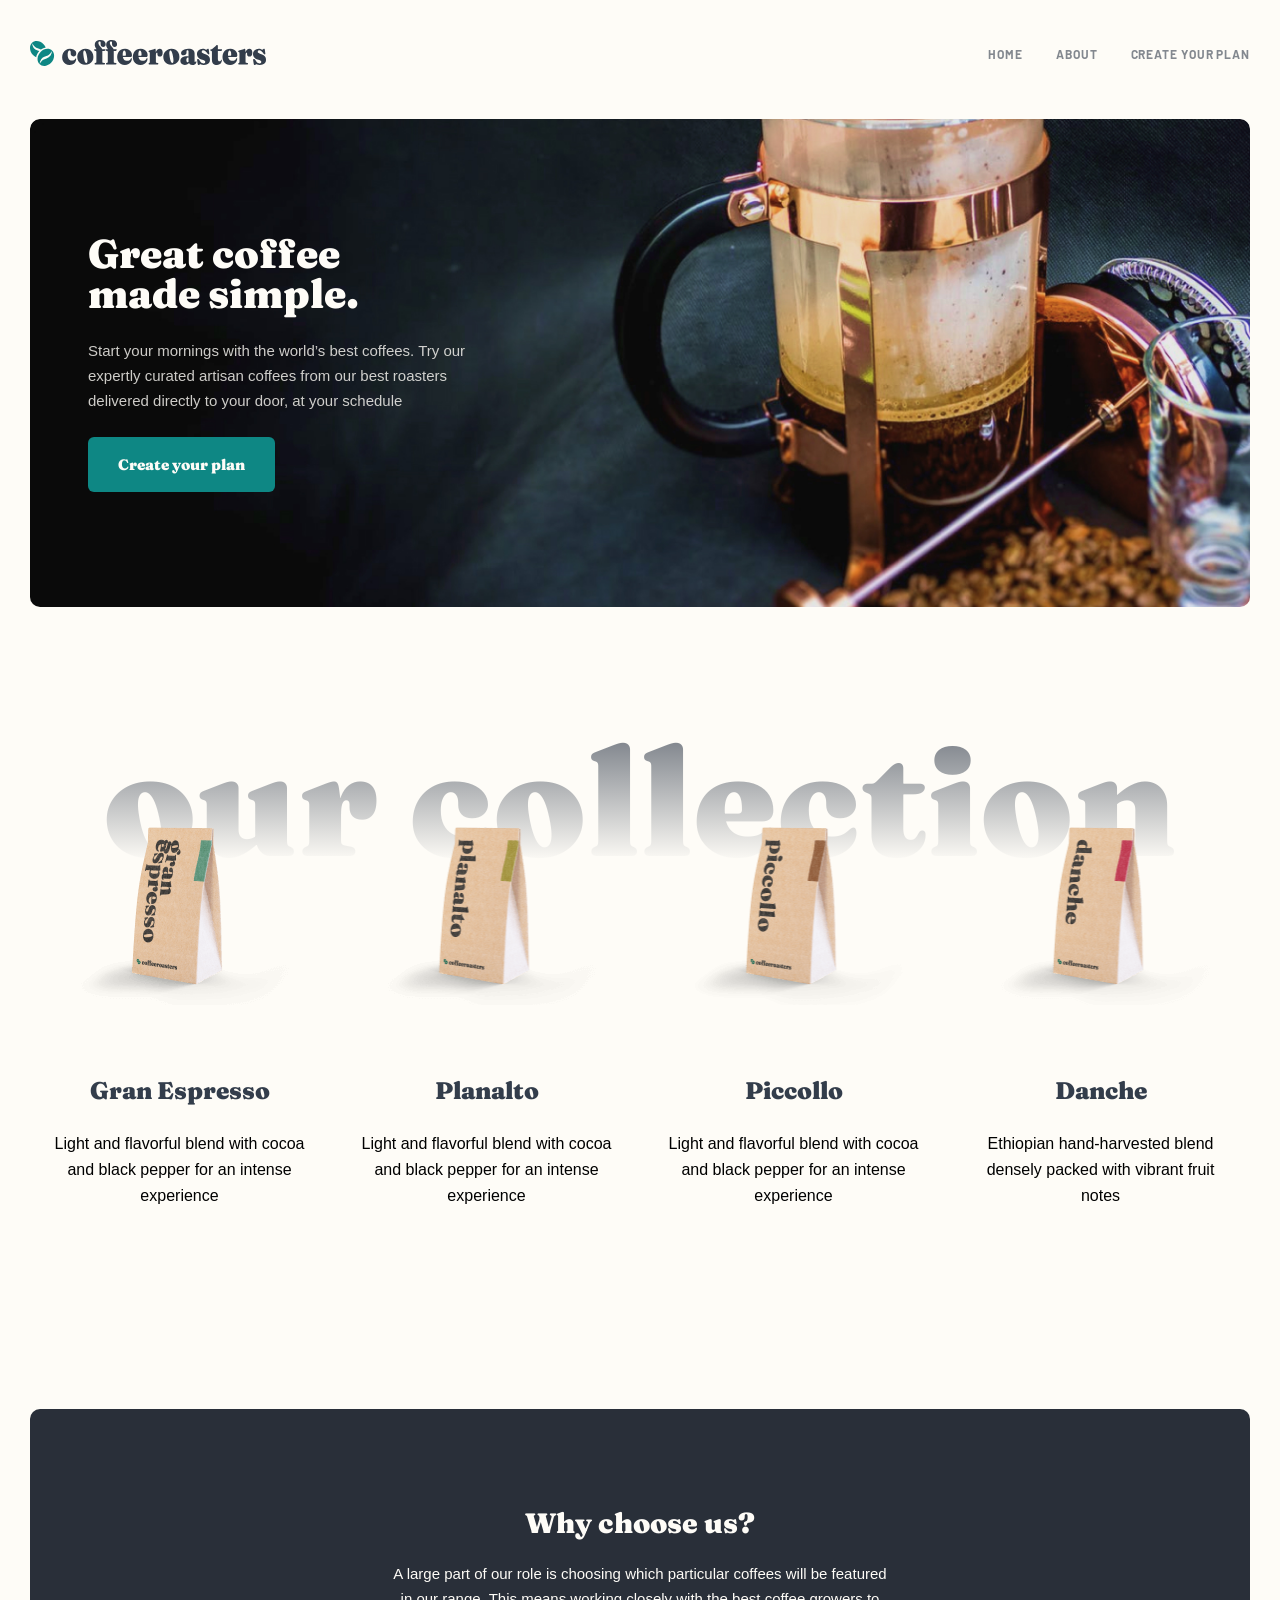
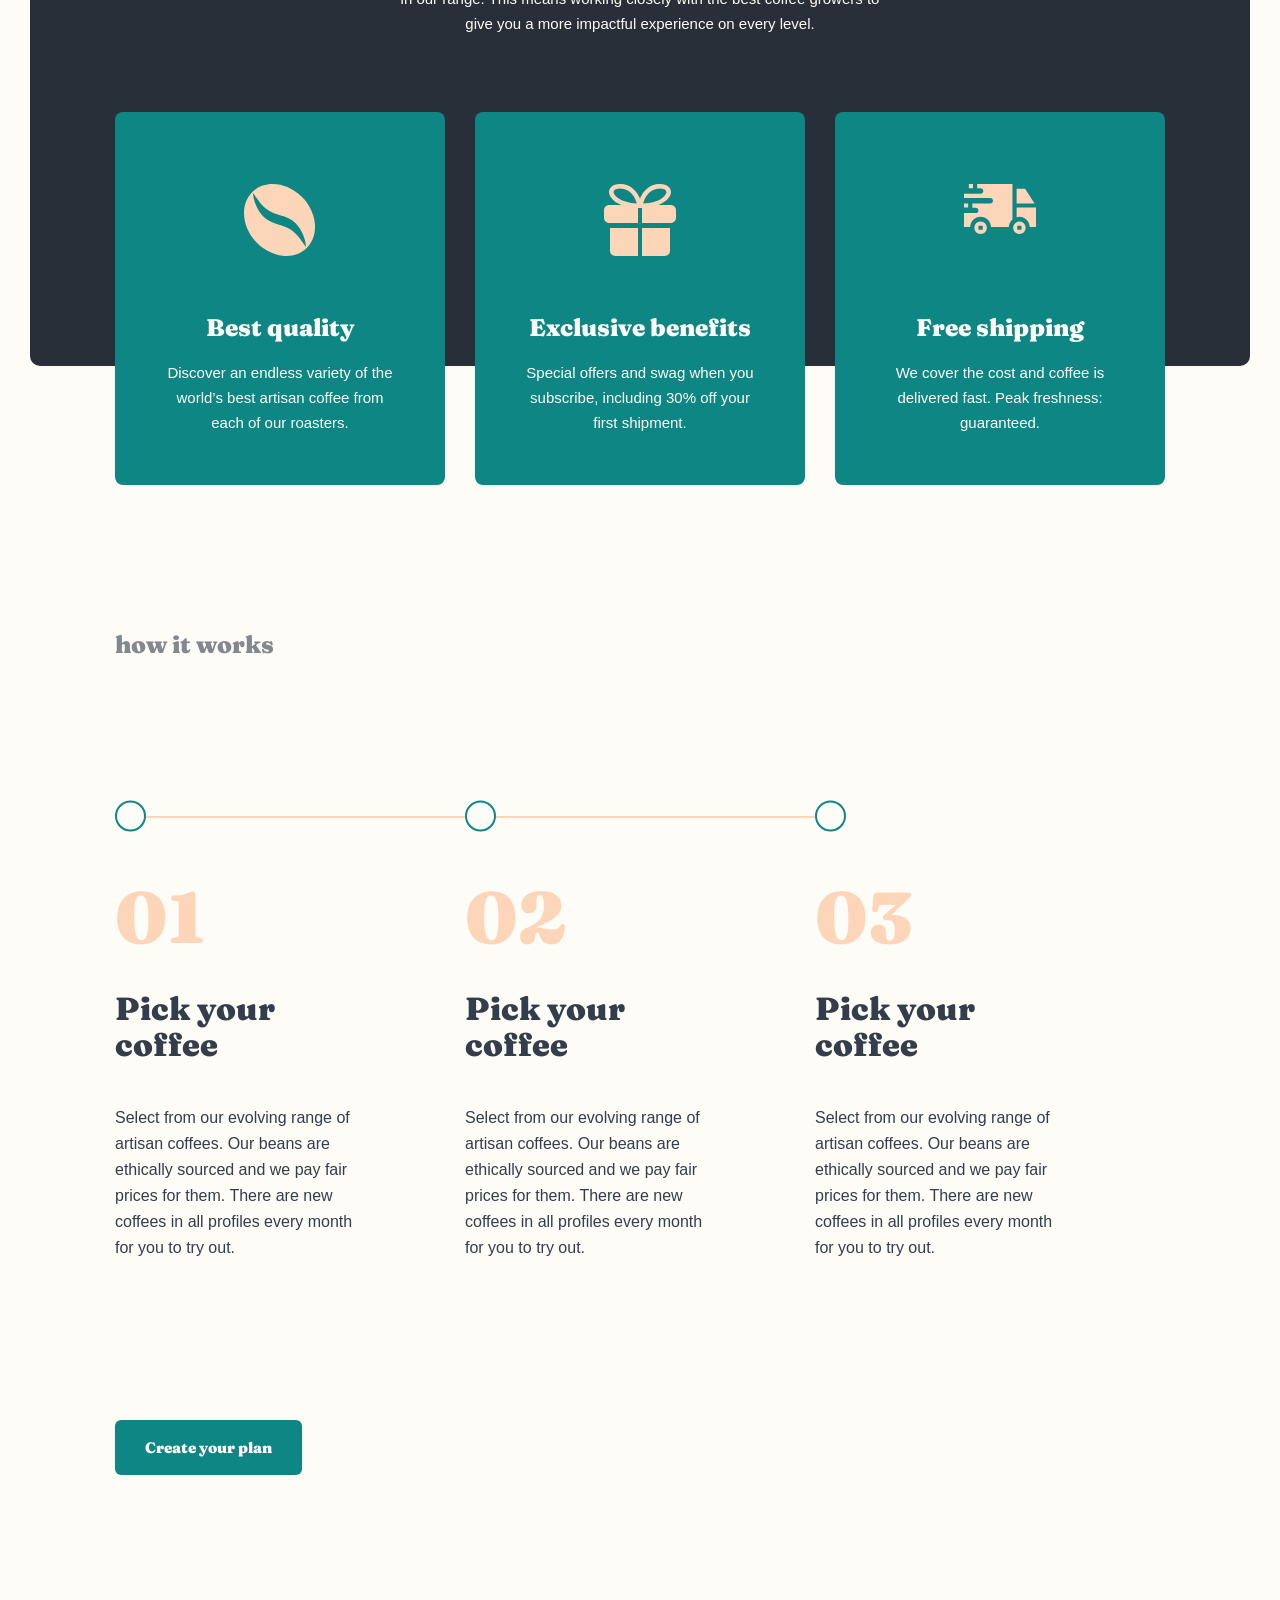
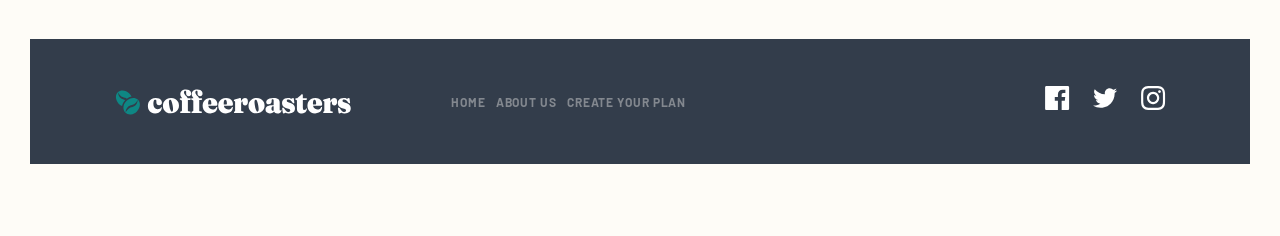
<file: index.html>
<!DOCTYPE html>
<html class="page" lang="en">
<head>
  <meta charset="UTF-8">
  <meta http-equiv="X-UA-Compatible" content="IE=edge">
  <meta name="viewport" content="width=device-width, initial-scale=1.0">
  <title>Landing | CoffeRoaster</title>
  <link rel="stylesheet" href="css/normalize.min.css">
  <link rel="stylesheet" href="css/styles.css">
</head>
<body class="page__body">
  <div class="page__container container">

    <!-- SITE-HEADER -->
    <header class="site-header">
      <a class="logo" href="index.html">
        <img class="logo__img" src="img/logo.svg" alt="logo of company" width="163" height="18">
      </a>
      <button class="site-header__toggler js-site-header-toggler" type="button" aria-label="navbar toggler"></button>
      <nav class="sitenav">
        <ul class="sitenav__list">
          <li class="sitenav__item">
            <a class="sitenav__link" href="index.html">home</a>
          </li>
          <li class="sitenav__item">
            <a class="sitenav__link" href="about.html">about</a>
          </li>
          <li class="sitenav__item">
            <a class="sitenav__link" href="plan.html">create your plan</a>
          </li>
        </ul>
      </nav>
    </header>

    <!-- SITE-CONTENT -->
    <main class="site-content">
      <!-- HERO SECTION -->
      <div class="hero index-hero">
        <div class="hero__inner">
          <h1 class="hero__heading">Great coffee made simple.</h1>
          <p class="hero__info">Start your mornings with the world’s best coffees. Try our expertly curated artisan coffees from our best roasters delivered directly to your door, at your schedule</p>
          <a class="btn btn--primary" href="#">Create your plan</a>
        </div>
      </div>

      <!-- COLLECTION -->
      <section class="collection">
        <h2 class="collection__heading">our collection</h2>
        <ul class="collection__list">
          <li class="collection__item coffee">
            <img class="coffee__img"  src="img/collection-gran-epxresso.png" width="200" height="151"
            alt="collection coffee gran" srcset="img/collection-gran-epxresso.png 1x,
            img/collection-gran-epxresso@2x.png 2x">
            <div class="coffee__inner">
              <h3 class="coffee__heading">Gran Espresso</h3>
              <p class="coffee__info">Light and flavorful blend with cocoa and black pepper for an intense experience</p>
            </div>
          </li>
          <li class="collection__item coffee">
            <img class="coffee__img" src="img/collection-planalto.png" width="200" height="151"
            alt="collection coffee gran" srcset="img/collection-planalto.png 1x,
            img/collection-planalto@2x.png 2x">
            <div class="coffee__inner">
              <h3 class="coffee__heading">Planalto</h3>
              <p class="coffee__info">Light and flavorful blend with cocoa and black pepper for an intense experience</p>
            </div>
          </li>
          <li class="collection__item coffee">
            <img class="coffee__img"  src="img/collection-piccollo.png" width="200" height="151"
            alt="collection coffee gran" srcset="img/collection-piccollo.png 1x,
            img/collection-piccollo@2x.png 2x">
            <div class="coffee__inner">
              <h3 class="coffee__heading">Piccollo</h3>
              <p class="coffee__info">Light and flavorful blend with cocoa and black pepper for an intense experience</p>
            </div>
          </li>
          <li class="collection__item coffee">
            <img class="coffee__img" src="img/collection-danche.png" width="200" height="151"
            alt="collection coffee gran" srcset="img/collection-danche.png 1x,
            img/collection-danche@2x.png 2x">
            <div class="coffee__inner">
              <h3 class="coffee__heading">Danche</h3>
              <p class="coffee__info">Ethiopian hand-harvested blend densely packed with vibrant fruit notes</p>
            </div>
          </li>

        </ul>
      </section>


      <section class="features">
        <div class="features-top">
          <h2 class="features__heading">Why choose us?</h2>
          <p class="features__info">A large part of our role is choosing which particular coffees will be featured in our range. This means working closely with the best coffee growers to give you a more impactful experience on every level.</p>
        </div>
        <ul class="features__list">
          <li class="features__item item-feature features__item--quality ">
            <div class="item-feature__box">
              <h3 class="item-feature__heading">Best quality</h3>
              <p class="item-feature__info">Discover an endless variety of the world’s best artisan coffee from each of our roasters.</p>
            </div>
          </li>
          <li class="features__item item-feature features__item--benefits">
            <div class="item-feature__box">
              <h3 class="item-feature__heading">Exclusive benefits</h3>
              <p class="item-feature__info">Special offers and swag when you subscribe, including 30% off your first shipment.</p>
            </div>
          </li>
          <li class="features__item item-feature features__item--shipping">
            <div class="item-feature__box">
              <h3 class="item-feature__heading">Free shipping</h3>
              <p class="item-feature__info">We cover the cost and coffee is delivered fast. Peak freshness: guaranteed.</p>
            </div>
          </li>
        </ul>
      </section>

      <!-- WORK PROCESS -->
      <section class="work-process">
        <h2 class="work-process__heading">how it works</h2>
        <ul class="work-process__list">
          <li class="work-process__item step-process">
            <div class="step-process__box">
              <h3 class="step-process__heading">Pick your <br class="step-process__br"> coffee</h3>
              <p class="step-process__info">Select from our evolving range of artisan coffees. Our beans are ethically
                sourced and we pay fair prices for them. There are new coffees in all profiles every month for you to
                try out.</p>
            </div>
          </li>
          <li class="work-process__item step-process">
            <div class="step-process__box">
              <h3 class="step-process__heading">Pick your <br class="step-process__br"> coffee</h3>
              <p class="step-process__info">Select from our evolving range of artisan coffees. Our beans are ethically
                sourced and we pay fair prices for them. There are new coffees in all profiles every month for you to
                try out.</p>
            </div>
          </li>
          <li class="work-process__item step-process">
            <div class="step-process__box">
              <h3 class="step-process__heading">Pick your <br class="step-process__br"> coffee</h3>
              <p class="step-process__info">Select from our evolving range of artisan coffees. Our beans are ethically
                sourced and we pay fair prices for them. There are new coffees in all profiles every month for you to
                try out.</p>
            </div>
          </li>
        </ul>
        <div class="work-process__link-box">
          <a class=" btn-work--process btn btn--primary" href="plan.html">Create your plan</a>
        </div>
      </section>

    </main>

    <!-- FOOTER -->
    <footer class="footer">
      <div class="footer__wrapper">
        <a href="index.html" class="footer__logo logo">
          <img class="logo__img" src="img/logo-white.svg" width="217" height="24" alt="logo of company">
        </a>
        <ul class="footer__list">
          <li class="footer__item">
            <a class="footer__link" href="index.html">home</a>
          </li>
          <li class="footer__item">
            <a class="footer__link" href="about.html">about us</a>
          </li>
          <li class="footer__item">
            <a class="footer__link" href="plan.html">create your plan</a>
          </li>
        </ul>

        <ul class="sc sc__list">
          <li class="sc__item">
            <a class="sc__link sc--facebook" href="#" target="_blank">
              <svg width="25" height="24" fill="currentColor" xmlns="http://www.w3.org/2000/svg">
                <path
                d="M22.7752 0h-21.35C.6932 0 .1002.593.1002 1.325v21.351c0 .731.593 1.324 1.325 1.324h11.495v-9.294h-3.128v-3.622h3.128V8.413c0-3.1 1.893-4.788 4.659-4.788 1.325 0 2.463.099 2.795.143v3.24l-1.918.001c-1.504 0-1.795.715-1.795 1.763v2.313h3.587l-.467 3.622h-3.12V24h6.116c.73 0 1.323-.593 1.323-1.325V1.325c0-.732-.593-1.325-1.325-1.325z" />
              </svg>
            </a>
          </li>
          <li class="sc__item">
            <a class="sc__link sc--twitter" href="#" target="_blank">
              <svg width="25" height="20" fill="currentColor" xmlns="http://www.w3.org/2000/svg">
                <path
                d="M24.1002 2.557c-.883.392-1.832.656-2.828.775 1.017-.609 1.798-1.574 2.165-2.724-.951.564-2.005.974-3.127 1.195a4.9156 4.9156 0 00-3.594-1.555c-3.179 0-5.515 2.966-4.797 6.045-4.091-.205-7.719-2.165-10.148-5.144-1.29 2.213-.669 5.108 1.523 6.574a4.903 4.903 0 01-2.229-.616c-.054 2.281 1.581 4.415 3.949 4.89-.693.188-1.452.232-2.224.084.626 1.956 2.444 3.379 4.6 3.419-2.07 1.623-4.678 2.348-7.29 2.04 2.179 1.397 4.768 2.212 7.548 2.212 9.142 0 14.307-7.721 13.995-14.646.962-.695 1.797-1.562 2.457-2.549z" />
              </svg>
            </a>
          </li>
          <li class="sc__item">
            <a class="sc__link sc--instagram" href="#" target="_blank">
              <svg width="25" height="24" fill="currentColor" xmlns="http://www.w3.org/2000/svg">
                <path fill-rule="evenodd" clip-rule="evenodd"
                d="M12.1002 0c-3.259 0-3.667.014-4.947.072-4.358.2-6.78 2.618-6.98 6.98C.1142 8.333.1002 8.741.1002 12c0 3.259.014 3.668.072 4.948.2 4.358 2.618 6.78 6.98 6.98 1.281.058 1.689.072 4.948.072 3.259 0 3.668-.014 4.948-.072 4.354-.2 6.782-2.618 6.979-6.98.059-1.28.073-1.689.073-4.948 0-3.259-.014-3.667-.072-4.947-.196-4.354-2.617-6.78-6.979-6.98-1.281-.059-1.69-.073-4.949-.073zm0 2.163c3.204 0 3.584.012 4.85.07 3.252.148 4.771 1.691 4.919 4.919.058 1.265.069 1.645.069 4.849 0 3.205-.012 3.584-.069 4.849-.149 3.225-1.664 4.771-4.919 4.919-1.266.058-1.644.07-4.85.07-3.204 0-3.584-.012-4.849-.07-3.26-.149-4.771-1.699-4.919-4.92-.058-1.265-.07-1.644-.07-4.849 0-3.204.013-3.583.07-4.849.149-3.227 1.664-4.771 4.919-4.919 1.266-.057 1.645-.069 4.849-.069zM5.9382 12c0-3.403 2.759-6.162 6.162-6.162s6.162 2.759 6.162 6.162c0 3.404-2.759 6.163-6.162 6.163s-6.162-2.76-6.162-6.163zm6.162 4c-2.209 0-4-1.79-4-4 0-2.209 1.791-4 4-4s4 1.791 4 4c0 2.21-1.791 4-4 4zm4.965-10.405c0-.795.645-1.44 1.441-1.44.795 0 1.439.645 1.439 1.44 0 .795-.644 1.44-1.439 1.44-.796 0-1.441-.645-1.441-1.44z" />
              </svg>
            </a>
          </li>
        </ul>

      </div>
    </footer>



  </div>

  <script src="js/main.js"></script>
</body>
</html>
</file>
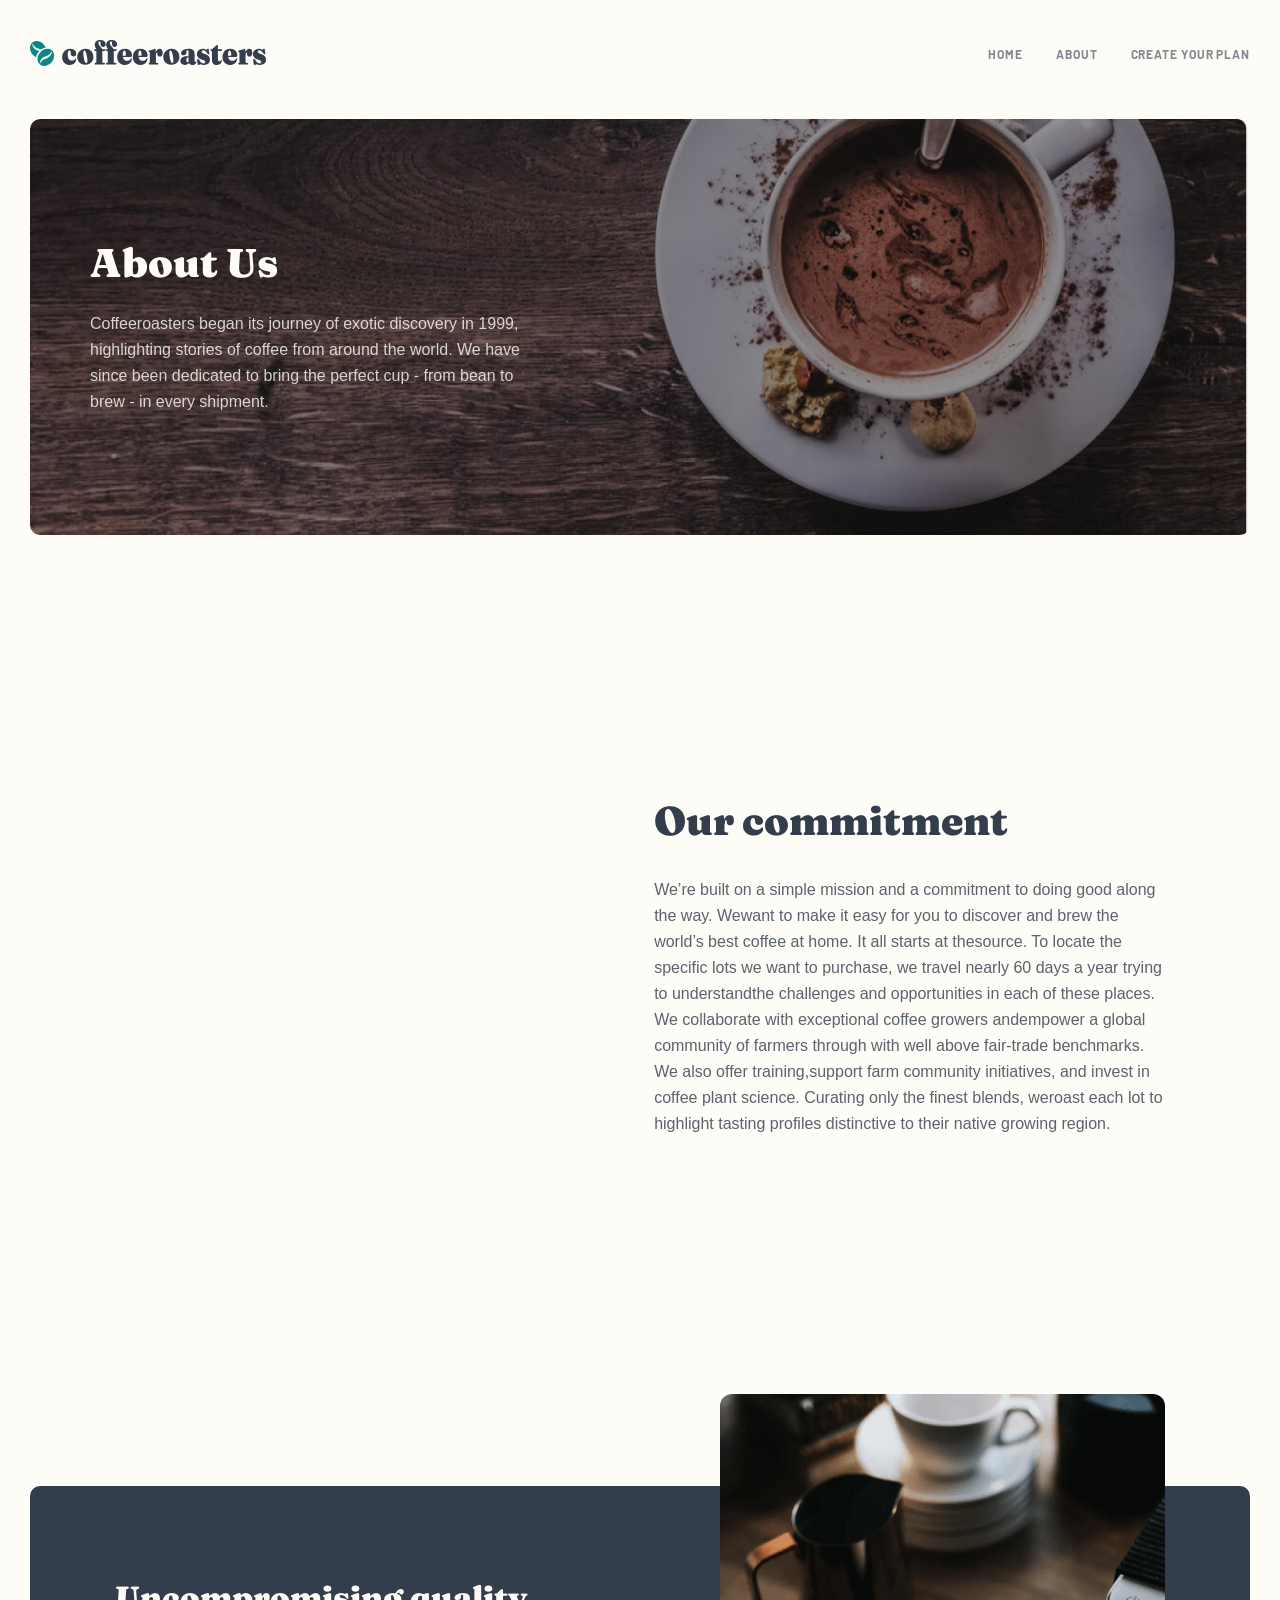
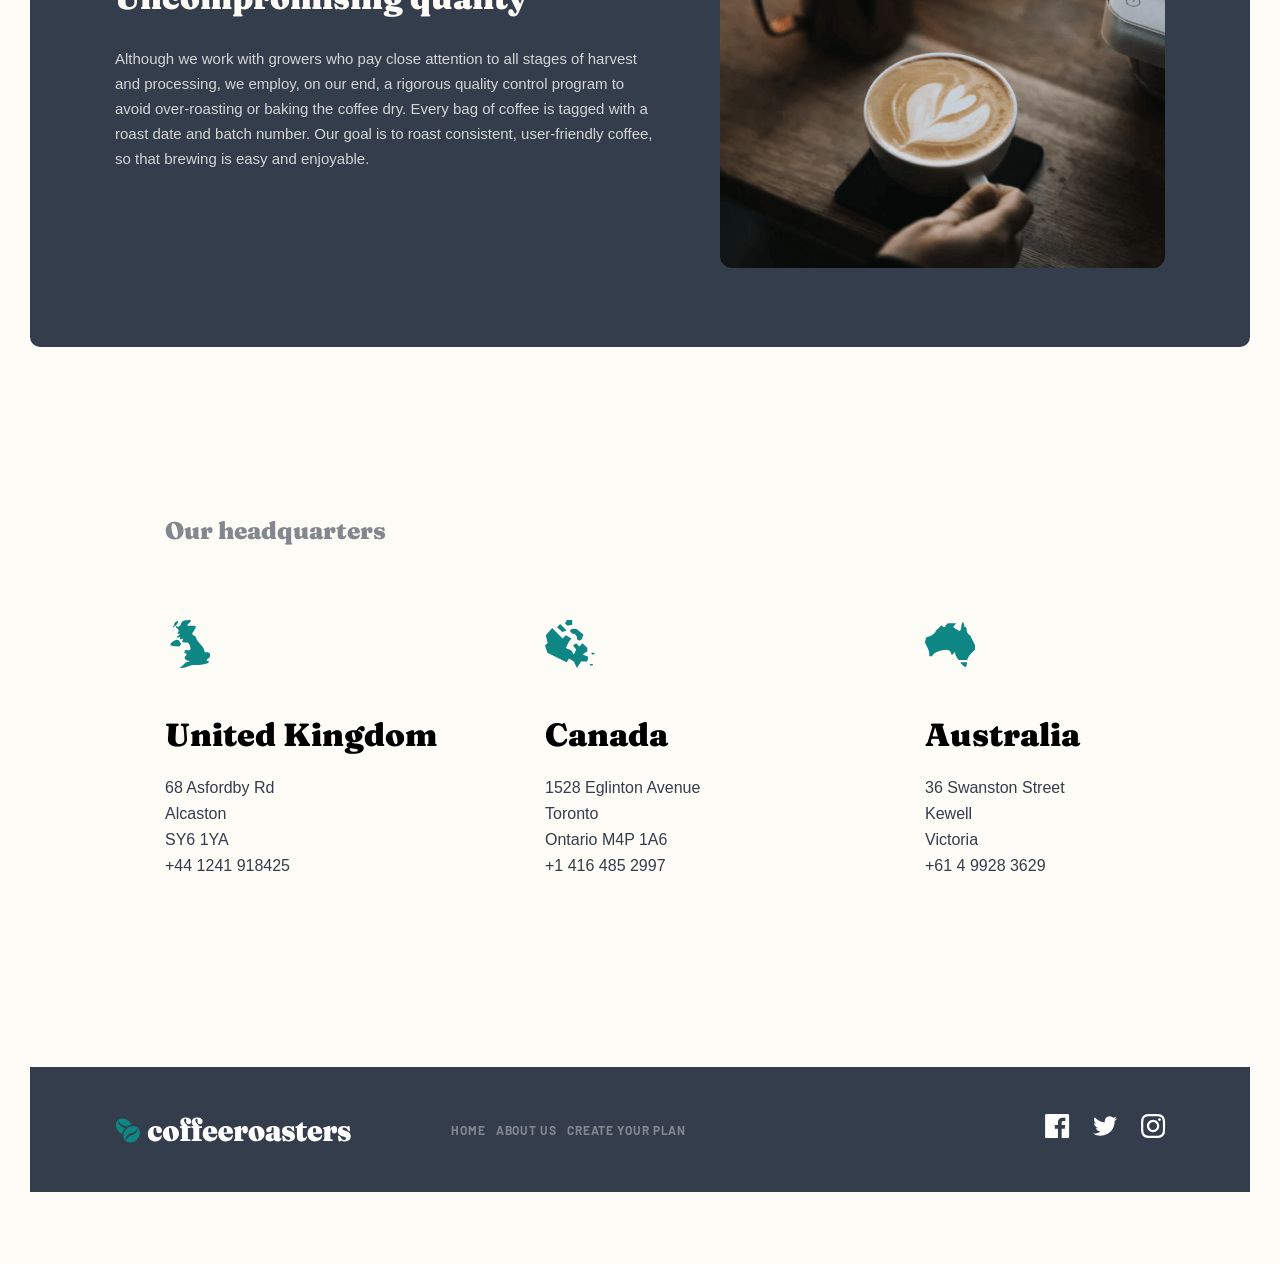
<file: about.html>
<!DOCTYPE html>
<html class="page" lang="en">

<head>
  <meta charset="UTF-8">
  <meta http-equiv="X-UA-Compatible" content="IE=edge">
  <meta name="viewport" content="width=device-width, initial-scale=1.0">
  <title>About us | CoffeRoaster</title>
  <link rel="stylesheet" href="css/normalize.min.css">
  <link rel="stylesheet" href="css/styles.css">
</head>

<body class="page__body">
  <div class="page__container container">

    <!-- SITE-HEADER -->
    <header class="site-header">
      <a class="logo" href="index.html">
        <img class="logo__img" src="img/logo.svg" alt="logo of company" width="163" height="18">
      </a>
      <button class="site-header__toggler js-site-header-toggler" type="button" aria-label="navbar toggler"></button>
      <nav class="sitenav">
        <ul class="sitenav__list">
          <li class="sitenav__item">
            <a class="sitenav__link" href="index.html">home</a>
          </li>
          <li class="sitenav__item">
            <a class="sitenav__link" href="about.html">about</a>
          </li>
          <li class="sitenav__item">
            <a class="sitenav__link" href="plan.html">create your plan</a>
          </li>
        </ul>
      </nav>
    </header>
    <main class="site-content">

      <!-- ABOUT -->
      <div class="hero about-hero">
        <div class="about-hero__inner">
          <h1 class="about-hero__heading">About Us</h1>
          <p class="about-hero__info">Coffeeroasters began its journey of exotic discovery in 1999, highlighting stories of coffee from around the world. We have since been dedicated to bring the perfect cup - from bean to brew - in every shipment.</p>
        </div>
      </div>

      <!-- COMMITMENT -->
      <section class="commitnent">
        <h2 class="visually-hidden">commitment</h2>
        <div class="commitment__wrapper">
          <picture>

            <source srcset="img/commitment-man-desktop.webp 1x, img/commitment-man-desktop@2x.webp 2x"
            media="(min-width: 1150px)" type="image/webp">

            <source srcset="img/commitment-man-tablet.webp 1x, img/commitment-man-tablet@2x.webp 2x"
            media="(min-width: 768px)" type="image/webp">

            <source srcset="img/commitment-man-mobile.webp 1x, img/commitment-man-mobile@2x.webp"
            media="(min-width: 375px)"
            type="image/webp">


            <img class="commitment__img" src="img/commitment-man-mobile.jpg"
            srcset="img/commitment-man-mobile.jpg 1x, img/commitment-man-mobile@2x.jpg 2x"
            alt="commitment image person doing some product"
            width="327" height="400">
          </picture>

          <div class="commitment__inner">
            <h3 class="commitment__heading">Our commitment</h3>
            <p class="commitment__info">We’re built on a simple mission and a commitment to doing good along the way. Wewant to make it easy for you to discover and brew the world’s best coffee at home. It all starts at thesource. To locate the specific lots we want to purchase, we travel nearly 60 days a year trying to understandthe challenges and opportunities in each of these places. We collaborate with exceptional coffee growers andempower a global community of farmers through with well above fair-trade benchmarks. We also offer training,support farm community initiatives, and invest in coffee plant science. Curating only the finest blends, weroast each lot to highlight tasting profiles distinctive to their native growing region.</p>
          </div>
        </div>
      </section>

      <!-- QUALITY -->
      <section class="quality">
        <div class="quality__wrapper">
          <h2 class="quality__heading">Uncompromising quality</h2>
          <p class="quality__info">Although we work with growers who pay close attention to all stages of harvest and processing, we employ, on our end, a rigorous quality control program to avoid over-roasting or baking the coffee dry. Every bag of coffee is tagged with a roast date and batch number. Our goal is to roast consistent, user-friendly coffee, so that brewing is easy and enjoyable.</p>
        </div>
      </section>

      <!-- OFFICES -->
      <section class="offices">
        <h2 class="offices__heading">Our headquarters</h2>
        <ul class="offices__list">
          <li class="offices__item item-office item-office--uk">
            <h3 class="item-office__heading">United Kingdom</h3>
            <address class="item-office__address">
              68 Asfordby Rd <br>
              Alcaston <br>
              SY6 1YA
              <a class="item-office__tel" href="tel:+441241918425">+44 1241 918425</a>
            </address>
          </li>
          <li class="offices__item item-office item-office--canada">
            <h3 class="item-office__heading">Canada</h3>
            <address class="item-office__address">
              1528 Eglinton Avenue<br>
              Toronto <br>
              Ontario M4P 1A6
              <a class="item-office__tel" href="tel:+441241918425">+1 416 485 2997</a>
            </address>
          </li>
          <li class="offices__item item-office item-office--au">
            <h3 class="item-office__heading">Australia</h3>
            <address class="item-office__address">
              36 Swanston Street <br>
              Kewell <br>
              Victoria
              <a class="item-office__tel" href="tel:+441241918425">+61 4 9928 3629</a>
            </address>
          </li>
        </ul>
      </section>
    </main>

    <!-- FOOTER -->
    <footer class="footer">
      <div class="footer__wrapper">
        <a href="index.html" class="footer__logo logo">
          <img class="logo__img" src="img/logo-white.svg" width="217" height="24" alt="logo of company">
        </a>
        <ul class="footer__list">
          <li class="footer__item">
            <a class="footer__link" href="index.html">home</a>
          </li>
          <li class="footer__item">
            <a class="footer__link" href="about.html">about us</a>
          </li>
          <li class="footer__item">
            <a class="footer__link" href="plan.html">create your plan</a>
          </li>
        </ul>

        <ul class="sc sc__list">
          <li class="sc__item">
            <a class="sc__link sc--facebook" href="#" target="_blank">
              <svg width="25" height="24" fill="currentColor" xmlns="http://www.w3.org/2000/svg">
                <path
                  d="M22.7752 0h-21.35C.6932 0 .1002.593.1002 1.325v21.351c0 .731.593 1.324 1.325 1.324h11.495v-9.294h-3.128v-3.622h3.128V8.413c0-3.1 1.893-4.788 4.659-4.788 1.325 0 2.463.099 2.795.143v3.24l-1.918.001c-1.504 0-1.795.715-1.795 1.763v2.313h3.587l-.467 3.622h-3.12V24h6.116c.73 0 1.323-.593 1.323-1.325V1.325c0-.732-.593-1.325-1.325-1.325z" />
              </svg>
            </a>
          </li>
          <li class="sc__item">
            <a class="sc__link sc--twitter" href="#" target="_blank">
              <svg width="25" height="20" fill="currentColor" xmlns="http://www.w3.org/2000/svg">
                <path
                  d="M24.1002 2.557c-.883.392-1.832.656-2.828.775 1.017-.609 1.798-1.574 2.165-2.724-.951.564-2.005.974-3.127 1.195a4.9156 4.9156 0 00-3.594-1.555c-3.179 0-5.515 2.966-4.797 6.045-4.091-.205-7.719-2.165-10.148-5.144-1.29 2.213-.669 5.108 1.523 6.574a4.903 4.903 0 01-2.229-.616c-.054 2.281 1.581 4.415 3.949 4.89-.693.188-1.452.232-2.224.084.626 1.956 2.444 3.379 4.6 3.419-2.07 1.623-4.678 2.348-7.29 2.04 2.179 1.397 4.768 2.212 7.548 2.212 9.142 0 14.307-7.721 13.995-14.646.962-.695 1.797-1.562 2.457-2.549z" />
              </svg>
            </a>
          </li>
          <li class="sc__item">
            <a class="sc__link sc--instagram" href="#" target="_blank">
              <svg width="25" height="24" fill="currentColor" xmlns="http://www.w3.org/2000/svg">
                <path fill-rule="evenodd" clip-rule="evenodd"
                  d="M12.1002 0c-3.259 0-3.667.014-4.947.072-4.358.2-6.78 2.618-6.98 6.98C.1142 8.333.1002 8.741.1002 12c0 3.259.014 3.668.072 4.948.2 4.358 2.618 6.78 6.98 6.98 1.281.058 1.689.072 4.948.072 3.259 0 3.668-.014 4.948-.072 4.354-.2 6.782-2.618 6.979-6.98.059-1.28.073-1.689.073-4.948 0-3.259-.014-3.667-.072-4.947-.196-4.354-2.617-6.78-6.979-6.98-1.281-.059-1.69-.073-4.949-.073zm0 2.163c3.204 0 3.584.012 4.85.07 3.252.148 4.771 1.691 4.919 4.919.058 1.265.069 1.645.069 4.849 0 3.205-.012 3.584-.069 4.849-.149 3.225-1.664 4.771-4.919 4.919-1.266.058-1.644.07-4.85.07-3.204 0-3.584-.012-4.849-.07-3.26-.149-4.771-1.699-4.919-4.92-.058-1.265-.07-1.644-.07-4.849 0-3.204.013-3.583.07-4.849.149-3.227 1.664-4.771 4.919-4.919 1.266-.057 1.645-.069 4.849-.069zM5.9382 12c0-3.403 2.759-6.162 6.162-6.162s6.162 2.759 6.162 6.162c0 3.404-2.759 6.163-6.162 6.163s-6.162-2.76-6.162-6.163zm6.162 4c-2.209 0-4-1.79-4-4 0-2.209 1.791-4 4-4s4 1.791 4 4c0 2.21-1.791 4-4 4zm4.965-10.405c0-.795.645-1.44 1.441-1.44.795 0 1.439.645 1.439 1.44 0 .795-.644 1.44-1.439 1.44-.796 0-1.441-.645-1.441-1.44z" />
              </svg>
            </a>
          </li>
        </ul>

      </div>
    </footer>
  </div>

  <script src="js/main.js"></script>
</body>

</html>
</file>
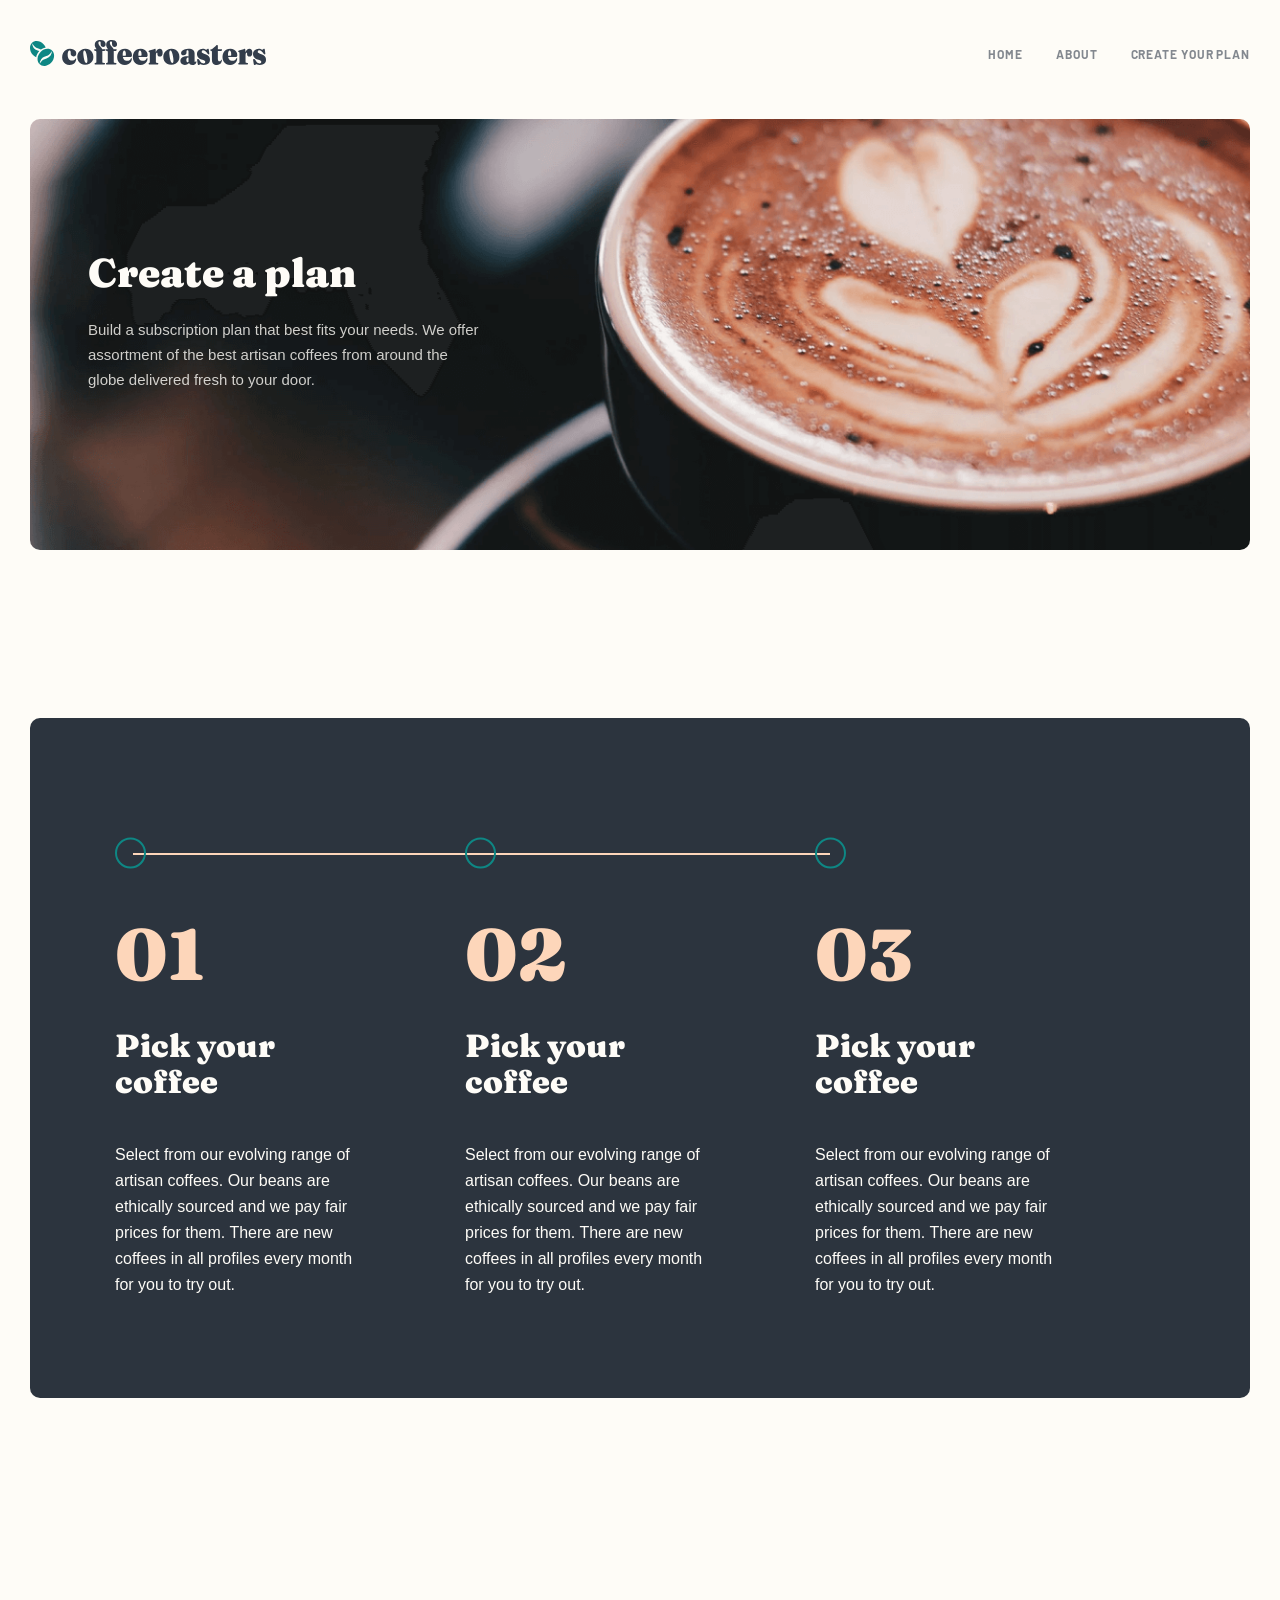
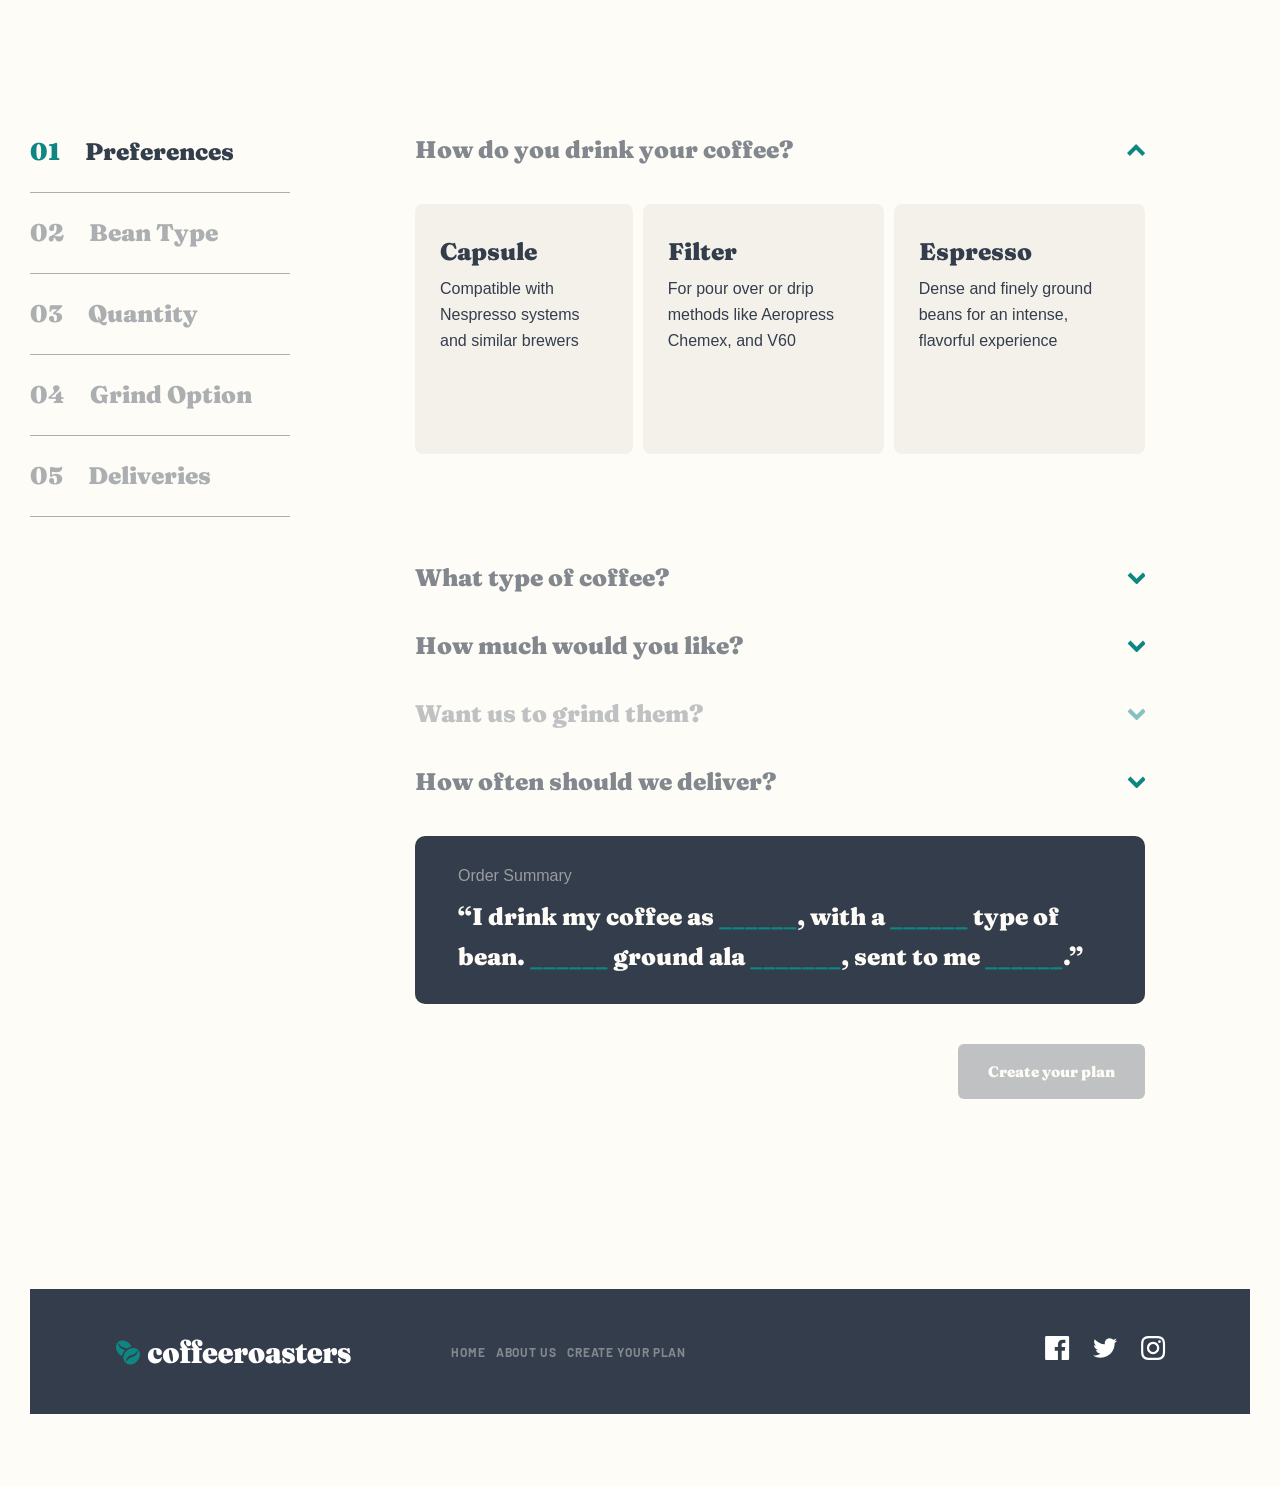
<file: plan.html>
<!DOCTYPE html>
<html class="page" lang="en">

<head>
  <meta charset="UTF-8">
  <meta http-equiv="X-UA-Compatible" content="IE=edge">
  <meta name="viewport" content="width=device-width, initial-scale=1.0">
  <title>Create your plan | CoffeRoaster</title>
  <link rel="stylesheet" href="css/normalize.min.css">
  <link rel="stylesheet" href="css/styles.css">
</head>

<body class="page__body">
  <div class="page__container container">

    <!-- SITE-HEADER -->
    <header class="site-header">
      <a class="logo" href="index.html">
        <img class="logo__img" src="img/logo.svg" alt="logo of company" width="163" height="18">
      </a>
      <button class="site-header__toggler js-site-header-toggler" type="button" aria-label="navbar toggler"></button>
      <nav class="sitenav">
        <ul class="sitenav__list">
          <li class="sitenav__item">
            <a class="sitenav__link" href="index.html">home</a>
          </li>
          <li class="sitenav__item">
            <a class="sitenav__link" href="about.html">about</a>
          </li>
          <li class="sitenav__item">
            <a class="sitenav__link" href="plan.html">create your plan</a>
          </li>
        </ul>
      </nav>
    </header>

    <main class="site-content">
      <!-- HERO SECTION -->
      <div class="hero plan-hero">
        <div class="hero__inner plan-hero__inner">
          <h1 class="hero__heading ">Create a plan</h1>
          <p class="hero__info">Build a subscription plan that best fits your needs. We offer assortment of the best artisan coffees from around the globe delivered fresh to your door.</p>
        </div>
      </div>
      <!-- WORK PROCESS -->
      <div class="work-process work-process__plan">
        <ul class="work-process__list work-process__list--plan">
          <li class="work-process__item step-process work-process__plan--item">
            <div class="step-process__box">
              <h3 class="step-process__heading work-process__plan--heading">Pick your <br class="step-process__br"> coffee</h3>
              <p class="step-process__info work-process__plan--info">Select from our evolving range of artisan coffees.
                Our beans are ethically sourced and we pay fair prices for them. There are new coffees in all profiles
                every month for you to try out.</p>
            </div>
          </li>
          <li class="work-process__item step-process work-process__plan--item">
            <div class="step-process__box">
              <h3 class="step-process__heading work-process__plan--heading ">Pick your <br class="step-process__br"> coffee</h3>
              <p class="step-process__info work-process__plan--info">Select from our evolving range of artisan coffees. Our
                beans are ethically sourced and we pay fair prices for them. There are new coffees in all profiles every
                month for you to try out.</p>
            </div>
          </li>
          <li class="work-process__item step-process work-process__plan--item">
            <div class="step-process__box">
              <h3 class="step-process__heading work-process__plan--heading">Pick your <br class="step-process__br"> coffee</h3>
              <p class="step-process__info work-process__plan--info">Select from our evolving range of artisan coffees. Our
                beans are ethically sourced and we pay fair prices for them. There are new coffees in all profiles every
                month for you to try out.</p>
            </div>
          </li>
        </ul>
      </div>

      <!-- SECTION ORDER -->
      <section class="order">
        <h2 class="visually-hidden">Order coffee</h2>
        <section class="order-nav">
          <ol class="order-nav__list">
            <li class="order-nav__item order-nav__item--active">
              <a class="order-nav__link " href="#howyoudrink">Preferences</a>
            </li>
            <li class="order-nav__item ">
              <a class="order-nav__link" href="#typeofcoffee">Bean Type</a>
            </li>
            <li class="order-nav__item ">
              <a class="order-nav__link" href="#quantity">Quantity</a>
            </li>
            <li class="order-nav__item ">
              <a class="order-nav__link" href="#gridoption">Grind Option</a>
            </li>
            <li class="order-nav__item ">
              <a class="order-nav__link" href="#deliveries">Deliveries</a>
            </li>
          </ol>
        </section>
          <!-- FORM ORDER -->
          <form class="order-form" id="order-form" action="https://echo.htmlacademy.ru" method="POST">
            <!-- order section input radio -->
            <section id="howyoudrink" class="order-section order-section--active">
              <div class="order-section-top">
                <h3 class="order-section__heading">How do you drink your coffee?</h3>
                <button class="order-section-toggler " type="button"></button>
              </div>
              <ul class="order-section__list">
                <li class="order-section__item">
                  <label class="order-section__label order__label">
                    <input class="order__input visually-hidden" type="radio" name="How do you drink your coffee?"
                      value="capsule" required>
                    <span class="order__span-control">
                      <span class="order-input__type">Capsule</span>
                      <span class="order-input__type--content">Compatible with Nespresso systems and similar
                        brewers</span>
                    </span>
                  </label>
                </li>

                <li class="order-section__item">
                  <label class="order-section__label order__label">
                    <input class="order__input visually-hidden" type="radio" name="How do you drink your coffee?"
                      value="capsule" required>
                    <span class="order__span-control">
                      <span class="order-input__type">Filter</span>
                      <span class="order-input__type--content">For pour over or drip methods like Aeropress Chemex, and
                        V60</span>
                    </span>
                  </label>
                </li>

                <li class="order-section__item">
                  <label class="order-section__label order__label">
                    <input class="order__input visually-hidden" type="radio" name="How do you drink your coffee?"
                      value="capsule" required>
                    <span class="order__span-control">
                      <span class="order-input__type">Espresso</span>
                      <span class="order-input__type--content">Dense and finely ground beans for an intense, flavorful
                        experience</span>
                    </span>
                  </label>
                </li>
              </ul>
            </section>

            <!-- order section input radio -->
            <section id="typeofcoffee" class="order-section js-order-section--active">
              <div class="order-section-top">
                <h3 class="order-section__heading">What type of coffee?</h3>
                <button class="order-section-toggler js-order-section-toggler" type="button"></button>
              </div>
              <ul class="order-section__list">
                <li class="order-section__item">
                  <label class="order-section__label order__label">
                    <input class="order__input visually-hidden" type="radio" name="What type of coffee?"
                      value="single Origin" required>
                    <span class="order__span-control">
                      <span class="order-input__type">Single Origin</span>
                      <span class="order-input__type--content">Distinct, high quality coffee from a specific
                        family-owned farm</span>
                    </span>
                  </label>
                </li>

                <li class="order-section__item">
                  <label class="order-section__label order__label">
                    <input class="order__input visually-hidden" type="radio" name="What type of coffee?"
                      value="single Origin" required>
                    <span class="order__span-control">
                      <span class="order-input__type">Decaf</span>
                      <span class="order-input__type--content">Just like regular coffee, except the caffeine has been
                        removed</span>
                    </span>
                  </label>
                </li>

                <li class="order-section__item">
                  <label class="order-section__label order__label">
                    <input class="order__input visually-hidden" type="radio" name="What type of coffee?"
                      value="single Origin" required>
                    <span class="order__span-control">
                      <span class="order-input__type">Blended</span>
                      <span class="order-input__type--content">Combination of two or three dark roasted beans of organic
                        coffees</span>
                    </span>
                  </label>
                </li>
              </ul>
            </section>

            <!-- order section input radio -->
            <section id="#quantity" class="order-section js-order-section--active">
              <div class="order-section-top">
                <h3 class="order-section__heading">How much would you like?</h3>
                <button class="order-section-toggler js-order-section-toggler" type="button"></button>
              </div>
              <ul class="order-section__list">
                <li class="order-section__item">
                  <label class="order-section__label order__label">
                    <input class="order__input visually-hidden" type="radio" name="How much would you like?"
                      value="250g" required>
                    <span class="order__span-control">
                      <span class="order-input__type">250g</span>
                      <span class="order-input__type--content">Perfect for the solo drinker. Yields about 12 delicious
                        cups.</span>
                    </span>
                  </label>
                </li>

                <li class="order-section__item">
                  <label class="order-section__label order__label">
                    <input class="order__input visually-hidden" type="radio" name="How much would you like?"
                      value="500g" required>
                    <span class="order__span-control">
                      <span class="order-input__type">500g</span>
                      <span class="order-input__type--content">Perfect option for a couple. Yields about 40 delectable
                        cups.</span>
                    </span>
                  </label>
                </li>

                <li class="order-section__item">
                  <label class="order-section__label order__label">
                    <input class="order__input visually-hidden" type="radio" name="How much would you like?"
                      value="1000g" required>
                    <span class="order__span-control">
                      <span class="order-input__type">1000g</span>
                      <span class="order-input__type--content">Perfect for offices and events. Yields about 90
                        delightful cups.</span>
                    </span>
                  </label>
                </li>
              </ul>
            </section>
            <!-- order section input radio -->
            <section id="#gridoption" class="order-section order-section-disabled js-order-section--active">
              <div class="order-section-top">
                <h3 class="order-section__heading">Want us to grind them?</h3>
                <button class="order-section-toggler js-order-section-toggler" type="button" disabled></button>
              </div>
              <ul class="order-section__list">
                <li class="order-section__item">
                  <label class="order-section__label order__label">
                    <input class="order__input visually-hidden" type="radio" name="Want us to grind them?"
                      value="Wholebean" =>
                    <span class="order__span-control">
                      <span class="order-input__type">Wholebean</span>
                      <span class="order-input__type--content">Best choice if you cherish the full sensory
                        experience</span>
                    </span>
                  </label>
                </li>

                <li class="order-section__item">
                  <label class="order-section__label order__label">
                    <input class="order__input visually-hidden" type="radio" name="Want us to grind them?"
                      value="Filter" >
                    <span class="order__span-control">
                      <span class="order-input__type">Filter</span>
                      <span class="order-input__type--content">For drip or pour-over coffee methods such as V60 or
                        Aeropress.</span>
                    </span>
                  </label>
                </li>

                <li class="order-section__item">
                  <label class="order-section__label order__label">
                    <input class="order__input visually-hidden" type="radio" name="Want us to grind them?"
                      value="Cafetiére" >
                    <span class="order__span-control">
                      <span class="order-input__type">Cafetiére</span>
                      <span class="order-input__type--content">Course ground beans specially suited for french press
                        coffee</span>
                    </span>
                  </label>
                </li>
              </ul>
            </section>

            <!-- order section input radio -->
            <section id="#deliveries" class="order-section js-order-section--active">
              <div class="order-section-top">
                <h3 class="order-section__heading">How often should we deliver?</h3>
                <button class="order-section-toggler js-order-section-toggler" type="button"></button>
              </div>
              <ul class="order-section__list">
                <li class="order-section__item">
                  <label class="order-section__label order__label">
                    <input class="order__input visually-hidden" type="radio" name="How often should deliver?"
                      value="Every week" required>
                    <span class="order__span-control">
                      <span class="order-input__type">Every week</span>
                      <span class="order-input__type--content">$7.20 per shipment. Includes free first-class
                        shipping.</span>
                    </span>
                  </label>
                </li>

                <li class="order-section__item">
                  <label class="order-section__label order__label">
                    <input class="order__input visually-hidden" type="radio" name="How often should deliver?"
                      value="Every 2 weeks" required>
                    <span class="order__span-control">
                      <span class="order-input__type">Every 2 weeks</span>
                      <span class="order-input__type--content">$9.60 per shipment. Includes free priority
                        shipping.</span>
                    </span>
                  </label>
                </li>

                <li class="order-section__item">
                  <label class="order-section__label order__label">
                    <input class="order__input visually-hidden" type="radio" name="How often should deliver?"
                      value="Every month" required>
                    <span class="order__span-control">
                      <span class="order-input__type">Every month</span>
                      <span class="order-input__type--content">$12.00 per shipment. Includes free priority
                        shipping.</span>
                    </span>
                  </label>
                </li>
              </ul>
            </section>

            <div class="order-summary">
              <p class="order-summarry-text">Order Summary</p>
              <q class="order-summary__content">I drink my coffee as <span>______</span>, with a <span>______</span> type
                of bean. <span>______</span> ground ala <span>_______</span>, sent to me <span>______</span>.</q>
            </div>

            <div class="order-submit-box">
              <a class="btn btn--primary btn-create">Create your plan</a>
            </div>
          </form>


      </section>

    </main>

    <!-- FOOTER -->
    <footer class="footer">
      <div class="footer__wrapper">
        <a href="index.html" class="footer__logo logo">
          <img class="logo__img" src="img/logo-white.svg" width="217" height="24" alt="logo of company">
        </a>
        <ul class="footer__list">
          <li class="footer__item">
            <a class="footer__link" href="index.html">home</a>
          </li>
          <li class="footer__item">
            <a class="footer__link" href="about.html">about us</a>
          </li>
          <li class="footer__item">
            <a class="footer__link" href="plan.html">create your plan</a>
          </li>
        </ul>

        <ul class="sc sc__list">
          <li class="sc__item">
            <a class="sc__link sc--facebook" href="#" target="_blank">
              <svg width="25" height="24" fill="currentColor" xmlns="http://www.w3.org/2000/svg">
                <path
                d="M22.7752 0h-21.35C.6932 0 .1002.593.1002 1.325v21.351c0 .731.593 1.324 1.325 1.324h11.495v-9.294h-3.128v-3.622h3.128V8.413c0-3.1 1.893-4.788 4.659-4.788 1.325 0 2.463.099 2.795.143v3.24l-1.918.001c-1.504 0-1.795.715-1.795 1.763v2.313h3.587l-.467 3.622h-3.12V24h6.116c.73 0 1.323-.593 1.323-1.325V1.325c0-.732-.593-1.325-1.325-1.325z" />
              </svg>
            </a>
          </li>
          <li class="sc__item">
            <a class="sc__link sc--twitter" href="#" target="_blank">
              <svg width="25" height="20" fill="currentColor" xmlns="http://www.w3.org/2000/svg">
                <path
                d="M24.1002 2.557c-.883.392-1.832.656-2.828.775 1.017-.609 1.798-1.574 2.165-2.724-.951.564-2.005.974-3.127 1.195a4.9156 4.9156 0 00-3.594-1.555c-3.179 0-5.515 2.966-4.797 6.045-4.091-.205-7.719-2.165-10.148-5.144-1.29 2.213-.669 5.108 1.523 6.574a4.903 4.903 0 01-2.229-.616c-.054 2.281 1.581 4.415 3.949 4.89-.693.188-1.452.232-2.224.084.626 1.956 2.444 3.379 4.6 3.419-2.07 1.623-4.678 2.348-7.29 2.04 2.179 1.397 4.768 2.212 7.548 2.212 9.142 0 14.307-7.721 13.995-14.646.962-.695 1.797-1.562 2.457-2.549z" />
              </svg>
            </a>
          </li>
          <li class="sc__item">
            <a class="sc__link sc--instagram" href="#" target="_blank">
              <svg width="25" height="24" fill="currentColor" xmlns="http://www.w3.org/2000/svg">
                <path fill-rule="evenodd" clip-rule="evenodd"
                d="M12.1002 0c-3.259 0-3.667.014-4.947.072-4.358.2-6.78 2.618-6.98 6.98C.1142 8.333.1002 8.741.1002 12c0 3.259.014 3.668.072 4.948.2 4.358 2.618 6.78 6.98 6.98 1.281.058 1.689.072 4.948.072 3.259 0 3.668-.014 4.948-.072 4.354-.2 6.782-2.618 6.979-6.98.059-1.28.073-1.689.073-4.948 0-3.259-.014-3.667-.072-4.947-.196-4.354-2.617-6.78-6.979-6.98-1.281-.059-1.69-.073-4.949-.073zm0 2.163c3.204 0 3.584.012 4.85.07 3.252.148 4.771 1.691 4.919 4.919.058 1.265.069 1.645.069 4.849 0 3.205-.012 3.584-.069 4.849-.149 3.225-1.664 4.771-4.919 4.919-1.266.058-1.644.07-4.85.07-3.204 0-3.584-.012-4.849-.07-3.26-.149-4.771-1.699-4.919-4.92-.058-1.265-.07-1.644-.07-4.849 0-3.204.013-3.583.07-4.849.149-3.227 1.664-4.771 4.919-4.919 1.266-.057 1.645-.069 4.849-.069zM5.9382 12c0-3.403 2.759-6.162 6.162-6.162s6.162 2.759 6.162 6.162c0 3.404-2.759 6.163-6.162 6.163s-6.162-2.76-6.162-6.163zm6.162 4c-2.209 0-4-1.79-4-4 0-2.209 1.791-4 4-4s4 1.791 4 4c0 2.21-1.791 4-4 4zm4.965-10.405c0-.795.645-1.44 1.441-1.44.795 0 1.439.645 1.439 1.44 0 .795-.644 1.44-1.439 1.44-.796 0-1.441-.645-1.441-1.44z" />
              </svg>
            </a>
          </li>
        </ul>

      </div>
    </footer>
  </div>

  <section class="order-modal">
    <div class="order-modal__wrapper">
      <div class="order-modal-top">
        <h2 class="order-modal__heading">Order Summary</h2>
      </div>
      <div class="order-modal_box">
        <q class="order-modal__content">I drink my coffee as <span>Filter</span>, with a <span>Decaf</span> type
          of bean. <span>250g</span> ground ala <span>Cafetiére</span>, sent to me <span>Every Week</span>.</q>

        <p class="order-modal__info">Is this correct? You can proceed to checkout or go back to plan selection if something is off. Subscription
        discount codes can also be redeemed at the checkout.
        </p>
        <button class="btn btn--primary btn--checkout" form="order-form" type="submit">Checkout - <span>$14.00 / mo</span></a>
      </div>
    </div>
  </section>

  <script src="js/main.js"></script>
</body>

</html>
</file>
<file: css/styles.css>
:root {
  --dark-cyan: #0E8784;
  --dark-grey-blue: #333D4B;
  --pale-orange: #FDD6BA;
  --light-grey-bg: #FEFCF7;
  --grey: #83888F;
  --main-font: "Barlow", "Arial", sans-serif;
  --secondary-font: "Fraunces", "Times New Roman", serif;
}

/* FONTS */
@font-face {
  font-family: "Barlow";
  src: url("../fonts/Barlow-Regular.woff2") format("woff2"),
  url("../fonts/Barlow-Regular.woff") format("woff");
  font-weight: normal;
  font-style: normal;
  font-display: swap;
}

@font-face {
  font-family: "Fraunces";
  src: url("../fonts/Fraunces9pt-Black.woff2") format("woff2"),
  url("../fonts/Fraunces9pt-Black.woff") format("woff");
  font-weight: 900;
  font-style: normal;
  font-display: swap;
}

@font-face {
  font-family: "Barlow";
  src: url("../fonts/Barlow-Bold.woff2") format("woff2"),
  url("../fonts/Barlow-Bold.woff") format("woff");
  font-weight: bold;
  font-style: normal;
  font-display: swap;
}

/* GENERAL */
html {
  box-sizing: border-box;
  height: 100%;
  scroll-behavior: smooth;
}

/* PAGE */

.page__container{
  flex-grow: 1;
  display: flex;
  flex-direction: column;
}


*,
*::before,
*::after {
  box-sizing: inherit;
}

body {
  display: flex;
  flex-direction: column;
  height: 100%;
  padding: 0;
  margin: 0;
  font-size: 15px;
  line-height: 25px;
  font-family: "Arial", sans-serif;
  background-color: var(--light-grey-bg);
}

img {
  max-width: 100%;
  height: auto;
}

.visually-hidden {
  position: absolute;
  width: 1px;
  height: 1px;
  margin: -1px;
  border: 0;
  padding: 0;
  clip: rect(0 0 0 0);
  overflow: hidden;
}


/* REUSABLE */
.btn {
  display: inline-block;
  padding: 15px 30px;
  border-radius: 6px;
  text-decoration: none;
  font-family: var(--secondary-font);
  transition: background-color 0.3s ease, opacity 0.3s ease;
  white-space: nowrap;
  border: none;
}

.btn--primary {
  background-color: var(--dark-cyan);
  color: var(--light-grey-bg);
}

.btn--primary:hover {
  background-color: #66D2CF;
}

.btn--primary:active {
  opacity: 0.6;
}

.btn--disabled {
  background-color: #E2DEDB;
}


/* CONTAINER */
.container {
  width: 100%;
  max-width: 1340px;
  padding-left: 24px;
  padding-right: 24px;
  margin-left: auto;
  margin-right: auto;

}

/* SITE-HEADER */
.site-header {
  position: relative;
  padding-top: 32px;
  padding-bottom: 40px;
  display: flex;
  justify-content: space-between;
}

.logo {
  display: inline-block;
  text-decoration: none;
  transition: opacity 0.3s ease;
  cursor: pointer;
}

.logo:hover{
  opacity: 0.8;
}

.logo:active{
  opacity: 0.6;
}

.logo__img {
  display: block;
}

.site-header__toggler {
  width: 16px;
  height: 15px;
  border: none;
  padding: 0;
  cursor: pointer;
  background-position: center center;
  background-color: transparent;
  background-image: url("../img/navbar-icon.svg");
  background-repeat: no-repeat;
}

.sitenav {
  position: absolute;
  top: 100%;
  left: -24px;
  right: -24px;
  height: calc(100vh - 90px);
  padding: 40px 24px;
  text-align: center;
  transform: translateY(-1200px);
  background-image: linear-gradient(0deg, rgba(254, 252, 247, 0.504981) 0%, #FEFCF7 55.94%);
  font-family: var(--secondary-font);
  transition: transform 0.6s ease;
  overflow: auto;
}

.site-header--open .site-header__toggler {
  background-image: url("../img/cancel-nav-icon.svg");
  background-repeat: no-repeat;
}

.site-header--open .sitenav {
  transform: translateY(0);
}

.sitenav__list {
  margin: 0;
  padding: 0;
  list-style: none;
}

.sitenav__item:not(:last-child) {
  margin-bottom: 32px;
}

.sitenav__link {
  text-decoration: none;
  text-transform: capitalize;
  color: var(--dark-grey-blue);
  transition: color 0.3s ease, opacity 0.3s ease;
}

.sitenav__link:hover{
  color: var(--dark-grey-blue);
}

.sitenav__link:active{
  opacity: 0.6;
}

/* SITE-CONTENT */
.site-content {
  flex-grow: 1;
}



/* HERO */
.hero {
  padding: 100px 24px;
  background-repeat: no-repeat;
  background-size: cover;
  background-position: center center;
  border-radius: 10px;
  color: white;
}

.index-hero{
  background-image: url("../img/mobile-hero-bg.jpg");

}

.hero__inner {
  text-align: center;
}

.hero__heading {
  margin-top: 0;
  margin-bottom: 24px;
  font-weight: 900;
  font-size: 35px;
  line-height: 40px;
  color: var(--light-grey-bg);
  font-family: var(--secondary-font);
}

.hero__info {
  margin-bottom: 40px;
  font-weight: normal;
  font-size: 15px;
  line-height: 25px;
  text-align: center;
  color: var(--light-grey-bg);
  opacity: 0.8;
}

.hero__info{
  margin-top: 0;
  margin-bottom: 24px;
}


/* COLLECTION */

.collection{
 padding-top: 120px;
 padding-bottom: 120px;
}

.collection__heading{
  margin-top: 0;
  margin-bottom: 13px;
  font-weight: 900;
  font-size: 40px;
  line-height: 72px;
  text-align: center;
  color: var(--grey);
  background-image: linear-gradient(180deg, rgba(254, 252, 247, 0.0001) 0%, #FEFCF7 100%);
  background-color: #83888f;
  -webkit-background-clip: text;
  -webkit-text-fill-color: transparent;
  -moz-background-clip: text;
  -moz-text-fill-color: transparent;

}

.collection__list {
  margin: 0;
  padding: 0;
  list-style: none;
}

.collection__item {
  width: 282px;
  margin-left: auto;
  margin-right: auto;
  display: flex;
  flex-direction: column;
  align-items: center;
  justify-content: center;
  text-align: center;
}

.collection__item:not(:last-child){
  margin-bottom: 48px;
}

.coffee__img{
  margin-bottom: 24px;
}

.coffee__heading {
  margin-top: 0;
  margin-bottom: 16px;
  font-family: var(--secondary-font);
  color: var(--dark-grey-blue);
  font-weight: 900;
  font-size: 24px;
  line-height: 32px;
}

.coffee__info {
  margin:0;
  font-weight: normal;
  font-size: 15px;
  line-height: 25px;
}

.features {
}

.features-top {
  position: relative;
  padding: 64px 24px 24px;
  border-radius: 10px 10px 0 0;
  background-color: var(--dark-grey-blue);
  color: var(--light-grey-bg);
  text-align: center;
}

.features-top::after{
  content: '';
  position: absolute;
  top: 100%;
  left: 0;
  right: 0;
  height: 630px;
  background-color: #282F38;
  z-index: -1;
  border-radius: 0 0 10px 10px;

}

.features__heading {
  margin-top: 0;
  margin-bottom: 24px;
  font-family: var(--secondary-font);
  font-size: 28px;
  line-height: 1;


}

.features__info {
  margin-top: 0;
  margin-bottom: 0;
  font-weight: normal;
  color: var(--light-grey-bg);
}

.features__list {
  margin: 0;
  padding: 36px 24px 0;
  display: flex;
  flex-direction: column;
  list-style: none;
}

.features__item {
  border-radius: 8px;
  padding: 72px 12px 50px;
  position: relative;
  text-align: center;

}
.features__item:not(:last-child){
  margin-bottom: 24px;
}

.features__item::before{
  flex-shrink: 0;
  margin-bottom: 56px;
  content: '';
  width: 72px;
  height: 72px;
  background-repeat: no-repeat;
  display: block;
}

.features__item--quality::before {
  background-image: url("../img/feature-quality.svg");
}

.features__item--benefits::before {
  background-image: url("../img/feature-benefits.svg");
}

.features__item--shipping::before {
  background-image: url("../img/feature-shipping.svg");
}


.features__item:not(:last-child){
  margin-bottom: 24px;
}

.item-feature {
  display: flex;
  flex-direction: column;
  align-items: center;
  text-align: center;
  background-color: var(--dark-cyan);
  color: var(--light-grey-bg);
}

.item-feature__heading {
  margin-top: 0;
  margin-bottom: 24px;
  font-weight: 900;
  font-size: 24px;
  line-height: 32px;
  font-family: var(--secondary-font);
}

.item-feature__info {
  margin:0;
  padding-left: 20px;
  padding-right: 20px;
}

/* WORK PROCESS */
.work-process {
  padding-top: 120px;
  padding-bottom: 120px;
}

.work-process__heading {
  margin-top: 0;
  margin-bottom: 80px;
  font-weight: 900;
  font-size: 24px;
  line-height: 32px;
  font-family: var(--secondary-font);
  color: var(--grey);
  text-align: center;
}

.work-process__list {
  margin: 0;
  padding: 0;
  list-style: none;
  display: flex;
  flex-direction: column;
  counter-reset: steps;
}

.work-process__item {
  counter-increment: steps;

}

.work-process__item:not(:last-child) {
  margin-bottom: 56px;
}

.step-process {
  display: flex;
  flex-direction: column;
  align-items: center;
  text-align: center;
}

.step-process__box::before {
  content: '';
  display: block;
  margin-bottom: 24px;
  content: '0'counter(steps);
  font-weight: 900;
  font-size: 72px;
  line-height: 72px;
  color: var(--pale-orange);
  font-family: var(--secondary-font);
}

.step-process__heading {
  margin-top: 0;
  margin-bottom: 24px;
  font-weight: 900;
  font-size: 28px;
  line-height: 32px;
  font-family: var(--secondary-font);
  color: var(--dark-grey-blue);
}

.step-process__br {
  display: none;
}

.step-process__info {
  margin: 0;
  color: var(--dark-grey-blue);
}

.btn-work--process{
  margin-top: 64px;
}

.work-process__link-box {
  text-align-last: center;
}

/* FOOTER */

.footer {
  padding-top: 20px;
  padding-bottom: 72px;

}

.footer__wrapper {
  padding: 55px;
  background-color: var(--dark-grey-blue);
  display: flex;
  flex-direction: column;
  align-items: center;
}

.footer__logo {
  display: flex;
  margin-bottom: 48px;
  cursor: pointer;
}

.footer__logo:hover{
  opacity: 0.8;
}

.footer__logo:active{
  opacity: 0.6;
}
.logo__img {
  display: block;
}



.footer__list {
  margin: 0;
  padding: 0;
  margin-bottom: 50px;
  list-style: none;
  text-align: center;

}

.footer__item:not(:last-child){
  margin-bottom: 24px;
}


.footer__link{
  font-family: Barlow;
  font-style: normal;
  font-weight: bold;
  font-size: 12px;
  line-height: 15px;
  font-size: 12px;
  line-height: 15px;
  letter-spacing: 0.9px;
  text-transform: uppercase;
  color: var(--grey);
  text-decoration: none;
  transition: color 0.3s ease, opacity 0.3s ease;
}

.footer__link:hover{
  color: white;
}

.footer__link:active{
  opacity: 0.6;
}

.sc {

}

.sc__list {
  margin: 0;
  padding: 0;
  list-style: none;
  display: flex;
}

.sc__item:not(:last-child) {
  margin-right: 24px;
}

.sc__link {
  width: 24px;
  height: 24px;
  display: inline-block;
  background-repeat: no-repeat;
  background-position: center center;
  color: #fff;
  transition: color 0.3s ease, opacity 0.6s ease;
}

.sc__link:hover{
  color: var(--pale-orange);
}

.sc__link:active{
  opacity: 0.6;
}


/* ------- ---------------- */

/* ABOUT US */
.about-hero{
  background-image: url("../img/about-us-bg.png");
  background-repeat: no-repeat;
  background-size: cover;
  padding: 115px 24px 85px;
  border-radius: 10px;

}

.about-hero__inner {
  color: var(--light-grey-bg);
  text-align: center;
}

.about-hero__heading {
  margin-top: 0;
  margin-bottom: 24px;
  font-family: var(--secondary-font);
  font-weight: 900;
  font-size: 28px;
  line-height: 28px;
}

.about-hero__info {
  margin: 0;
  color: var(--light-grey-bg);
  opacity: 0.8;
}

  /* COMMITMENT */
  .commitnent {
    padding-top: 48px;
    padding-bottom: 200px;

  }

  .commitment__wrapper {
    text-align: center;
  }

  .commitment__img {
    border-radius: 10px;
    margin-bottom: 48px;
  }

  .commitment__inner {}

  .commitment__heading {
    margin-top: 0;
    margin-bottom: 30px;
    font-weight: 900;
    font-family: var(--secondary-font);
    font-size: 32px;
    line-height: 48px;
    color: var(--dark-grey-blue);
  }

  .commitment__info {
    margin-top: 0;
    margin-bottom: 0;
    color: var(--dark-grey-blue);
    opacity: 0.8;
  }

  /* QUALITY SECTION */
  .quality {
    position: relative;
    z-index: 1;
    padding: 142px 24px 60px;
    background-color: var(--dark-grey-blue);
    border-radius: 10px;
  }

  .quality::before {
    content: '';
    display: block;
    z-index: 1;
    position: absolute;
    top: 0%;
    left: 50%;
    transform: translate(-50%,-50%);
    border-radius: 12px;
    width: 280px;
    height: 156px;
    background-image: url("../img/quality-coffee.jpg");
  }


  .quality__wrapper {
    color: var(--light-grey-bg);
    text-align: center;
  }
  .quality__heading {
    margin-top: 0;
    margin-bottom: 24px;
    font-weight: 900;
    font-family: var(--secondary-font);
    font-size: 28px;
    line-height: 28px;
  }

  .quality__info {
    margin: 0;
    font-weight: normal;
    font-size: 15px;
    line-height: 25px;
    opacity: 0.8;
  }

  .offices {
    padding-top: 120px;
    padding-bottom: 120px;
  }

  .offices__heading {
    margin-top: 0;
    margin-bottom: 72px;
    font-weight: 900;
    font-size: 24px;
    line-height: 32px;
    color: var(--grey);
    text-align: center;
    font-family: var(--secondary-font);
  }

  .offices__list {
    margin: 0;
    padding: 0;
    list-style: none;
  }

  .offices__item:not(:last-child) {
    margin-bottom: 80px;
  }

  .offices__item::before{
    content: '';
    width: 50px;
    height: 50px;
    margin-bottom: 48px;
    background-repeat: no-repeat;
    background-size: contain;
    background-position: center center;
    display: block;
  }

  .item-office--uk::before{
    background-image: url("../img/flag-united-kingdom.svg");
  }

  .item-office--canada::before{
    background-image: url("../img/canada-flag.svg");
  }

  .item-office--au::before{
    background-image: url("../img/australia-flag.svg");
  }

  .item-office {
    display: flex;
    align-items: center;
    flex-direction: column;
  }

  .item-office__heading{
    margin-top: 0;
    margin-bottom: 22px;
    font-weight: 900;
    font-size: 28px;
    line-height: 36px;
    font-family: var(--secondary-font);
  }

  .item-office__address {
    font-style: normal;
    font-weight: normal;
    font-size: 16px;
    line-height: 26px;
    margin-top: 0;
    margin-bottom: 0;
    color: var(--dark-grey-blue);
    text-align: center;

  }

  .item-office__tel{
    text-decoration: none;
    display: block;
    color: var(--dark-grey-blue);
  }

  /*  ===================  PLAN PAGE =========== */
  .plan-hero{
    background-image: url("../img/plan-hero-bg.jpg");
  }

  /* PLAN LIST */

  .work-process{
  }

  .work-process__plan{

  }

  .work-process__list--plan {
    padding:80px 24px;
    border-radius: 10px;
    background-color: #2C343E;
    margin-left: -24px;
    margin-right: -24px;
  }
  .work-process__plan--item{
    color: var(--light-grey-bg);
  }

  .work-process__plan--heading{
    color: var(--light-grey-bg);
  }
  .work-process__plan--info{
    color: var(--light-grey-bg);
  }



  /* ===============    MOBILE ORDER     =================== */
  .order {
    padding-top: 120px;
    padding-bottom: 120px;
  }


  .order-nav {
    display: none;
  }

  .order-nav__list {
    margin: 0;
    padding: 0;
    list-style: none;
  }

  .order-form {

  }

  .order-section {

  }

  .order-section-top {
    position: relative;
    display: flex;
    justify-content: space-between;
    align-items: center;
    margin-bottom: 32px;
  }

   .order-section__heading {
     margin: 0;
     width: 240px;
     font-weight: 900;
     font-size: 24px;
     line-height: 28px;
     font-family: var(--secondary-font);
     color: var(--grey);
   }


   .order-section-toggler::before{
    content: '';
    position: absolute;
    left: 0;
    right: 0;
    top: 0;
    right: 0;
    width: 100%;
    height: 100%;

  }

   .order-section-toggler {
     width: 18px;
     height: 12px;
     border: none;
     background-color: transparent;
     background-repeat: no-repeat;
     background-image: url("../img/arrow-down.svg");
     cursor: pointer;
   }



  .order-section__list {
    margin: 0;
    padding: 0;
    list-style: none;
    display: none;
  }


  .order-section--active .order-section__list {
    display: flex;
    flex-direction: column;
    margin-bottom: 110px;
  }

  .order-section--active .order-section-toggler{
    background-image: url("../img/up-arrow.svg");
  }

  .order-section__item{
    margin-bottom: 20px;
  }

  .order__input:checked ~ .order__span-control {
    background-color: var(--dark-cyan);
    color: var(--light-grey-bg);
  }

  .order__span-control {
    width: 100%;
  }




  .order__span-control {
    display: inline-block;
    padding: 25px;
    border-radius: 8px;
    background-color: #F4F1EB;
    color: var(--dark-grey-blue);
  }

  .order-input__type {
    display: block;
    margin-bottom: 8px;
    font-family: var(--secondary-font);
    font-weight: 900;
    font-size: 24px;
    line-height: 32px;
  }

  .order-input__type--content {
    font-weight: normal;
    font-size: 16px;
    line-height: 26px;
  }


  .order-summary {
    margin-bottom: 56px;
    padding: 32px 24px;
    border-radius: 10px;
    background-color: var(--dark-grey-blue);
    color: var(--light-grey-bg);

  }

  .order-summarry-text {
    margin-top: 0;
    margin-bottom: 8px;
    opacity: 0.5;
    font-size: 16px;
    line-height: 26px;
  }

  .order-summary__content {
    margin: 0;
    font-weight: 900;
    font-size: 24px;
    line-height: 40px;
    font-family: var(--secondary-font);
  }

  .order-summary__content span {
    color: var(--dark-cyan);
  }

  .order-submit-box {
    text-align: center;
  }


  .order-section-disabled{
    opacity: 0.5;
  }

  .order-modal {
    display: none;
  }

  .order-modal--active{
    display: block;
    position: fixed;
    top: 0;
    z-index: 10;
    overflow: auto;
    width: 100%;
    height: 100%;
    padding: 35px 24px;
    background-color: rgba(2, 2, 2, 0.507);
  }
  .order-modal__wrapper {
    background-color: var(--light-grey-bg);
  }

  .order-modal-top {
    padding: 24px;
    background-color: var(--dark-grey-blue);
  }

  .order-modal__heading {
    margin: 0;
    color: var(--light-grey-bg);
    font-family: var(--secondary-font);
  }

  .order-modal_box {
    padding: 24px;
    margin-bottom: 20px;
    background-color: var(--light-grey-bg);
  }

  .order-modal__content{
    margin: 0;
    font-weight: 900;
    font-size: 24px;
    line-height: 40px;
    color: var(--grey);
    font-family: var(--secondary-font);
  }
  .order-modal__content span{
    color: var(--dark-cyan);
  }

  .order-modal__info{
    font-size: 15px;
    line-height: 25px;
    color: #333D4B;
    opacity: 0.8;
  }

  .order-summary__content {}

  .btn--checkout{

    width: 100%;
  }


@media  only screen and (min-width: 540px) {
  .hero{
    background-position: center top;
  }

  .hero__inner{
    text-align: left;
    max-width: 70%;
  }

  .hero__heading{
  }

  .hero__info{
    text-align: left;
  }

  .collection__item{
    display: flex;
    flex-direction: row;
    width: 80%;
    margin-left: auto;
    margin-right: auto;
    text-align: left;
  }

  .coffee__inner{
    width: 270px;
  }

  .coffee__img{
    margin-bottom: 0;
    margin-right: 35px;
  }

  /* ITEM FEATURE */

  .features__item{
    padding: 30px;
  }

  .item-feature{
    flex-direction: row;
    align-items: center;
  }


  .item-feature::before{
    margin-bottom: 0;
    margin-right: 20px;
  }

  .item-feature__box{
    text-align: left;

  }

  .item-feature__heading{
    margin-bottom: 16px;
  }

  .item-feature__info{
    padding: 0;
  }


  /* WORK PROCESS */
  .work-process__item{
    padding-left: 40px;
    padding-right: 40px;
  }


}

@media only screen and (min-width: 768px){
  /* TABLET */
  .container{
    padding-left: 40px;
    padding-right: 40px;
  }

  /* SITE-HEADER */

  .site-header {
    position: relative;
    padding-top: 40px;
    padding-bottom: 53px;
    display: flex;
    justify-content: space-between;
    align-items: center;
  }



  .logo {
    display: inline-block;
    text-decoration: none;
  }

  .logo__img {
    display: block;
    width: 236px;
    height: 26px;
  }

  .site-header__toggler {
    display: none;

  }

  .sitenav {
    position: static;
    display: flex;
    align-items: center;
    top: 0%;
    left: 0;
    right: 0;
    padding: 0;
    height: auto;
    text-align: center;
    transform: translateY(0px);
    background-image: linear-gradient(0deg, rgba(254, 252, 247, 0.504981) 0%, #FEFCF7 55.94%);
    font-family: var(--main-font);
    transition: transform 0s ease;
    overflow: visible;
  }

  .sitenav__list {
    display: flex;
    margin: 0;
    padding: 0;
    list-style: none;
  }

  .sitenav__item:not(:last-child) {
    margin-bottom: 0px;
    margin-right: 33px;
  }

  .sitenav__link {
    text-decoration: none;
    text-transform: capitalize;
    color: var(--grey);
    font-weight: bold;
    font-size: 12px;
    line-height: 15px;
    letter-spacing: 0.9px;
    text-transform: uppercase;
  }

  /* TABLET HERO  */
  .hero {
    padding: 104px 58px;
    background-image: url("../img/hero-bg-tablet.jpg");
    background-repeat: no-repeat;
    border-radius: 10px;
    color: white;
  }

  .hero__inner {
    width: 400px;
    text-align: left;
  }

  .hero__heading {
    margin-top: 0;
    width:  330px;
    margin-bottom: 24px;
    font-weight: 900;
    font-size: 40px;
    line-height: 40px;
    color: var(--light-grey-bg);
    font-family: var(--secondary-font);
  }

  .hero__info {
    margin-bottom: 40px;
    font-weight: normal;
    font-size: 15px;
    line-height: 25px;
    text-align: left;
    color: var(--light-grey-bg);
    opacity: 0.8;
  }

  .hero__info {
    margin-top: 0;
    margin-bottom: 24px;
  }

  /* COLLECTION */

  .collection {
    padding-top: 120px;
    padding-bottom: 120px;
  }

  .collection__heading {
    width: 100%;
    margin-top: 0;
    margin-bottom: 13px;
    font-family: var(--secondary-font);
    font-size: 86px;
    line-height: 72px;
    white-space: nowrap;
    margin-bottom: -30px;

  }

  .collection__list {
    margin: 0;
    padding: 0;
    margin-left: auto;
    margin-right: auto;
    list-style: none;
  }

  .collection__item {
    width: 573px;
    margin-left: auto;
    margin-right: auto;
    display: flex;
    flex-direction: row;
    align-items: center;
    justify-content: center;
    text-align: left;
  }

  .collection__item:not(:last-child) {
    margin-bottom: 32px;
  }

  .coffee__img {
    width: 255px;
    height: 193px;
    margin-bottom: 0px;
    margin-right: 36px;

  }

  .coffee__heading {
    margin-top: 0;
    margin-bottom: 24px;
    font-family: var(--secondary-font);
    color: var(--dark-grey-blue);
    font-weight: 900;
    font-size: 24px;
    line-height: 32px;
  }

  .coffee__info {
    margin: 0;
    font-size: 15px;
    line-height: 25px;
  }

  /* FEATURE */


  .features-top{
    padding-top: 56px 74px 34px;
  }

  .features-top::after{
    background-color: var(--dark-grey-blue);
    height: 334px;
  }

  .features__list{
    flex-direction: column;
  }

  .features__item {
    padding: 40px 48px 40px 70px;
    flex-direction: row;
    align-items: center;
    text-align: left;
  }

   .features__item::before{
     margin: 0;
     margin-right: 55px;
   }


  .item-feature {
    text-align: left;
  }

  .item-feature__box {
    text-align: left;
  }

  .item-feature__heading{
    margin-bottom: 16px;
  }

  .item-feature__info{
    padding: 0;
  }


  /* WORKING PROCESS TABLET */
   /* WORK PROCESS */
   .work-process {
     padding-top: 144px;
     padding-bottom: 144px;

   }

   .work-process__heading {
     margin-bottom: 40px;
     text-align: left;
   }

   .work-process__list {
     flex-direction: row;
   }

   .work-process__item {
     flex-grow: 1;
     position: relative;
   }

   .work-process__item:not(:last-child) {
     padding-right: 10px;
     margin-bottom: 0;
   }

   .work-process__item:not(:last-child):before {
     content: '';
     position: absolute;
     top: -65px;
     left: 0;
     right: -15px;
     height: 2px;
     background-color: var(--pale-orange);
     display: block;
     z-index: 1;
   }

   .work-process__item {
     padding-right: 10px;
   }

   .work-process__item::after {
     content: '';
     position: absolute;
     top: -65px;
     left: 0;
     transform: translateY(-50%);
     width: 31px;
     height: 31px;
     z-index: 1;
     background-color: var(--light-grey-bg);
     border: 2px solid var(--dark-cyan);
     border-radius: 50%;

   }

   .step-process {
     text-align: left;
   }

   .step-process__br {
     display: block;
   }

   .work-process__link-box{
     text-align: left;
     text-align-last: left;
   }

   .work-process__item{
     padding-left: 0;
   }


  /* FOOTER TABLET */
  .footer{

  }

  .footer__wrapper{
    padding: 54px 190px 54px 215px;
  }

  .footer__logo{
    margin-bottom: 32px;
  }

  .footer__list{
    display: flex;
    margin-bottom: 65px;
  }


  .footer__item:not(:last-child){
    margin-bottom: 0;
    margin-right: 32px;
  }

  /* -------------------------- ABOUT SECTION TABLET -------------------- */
  .about-hero{
    padding: 120px 60px;
    background-image: url("../img/about-us-bg-tablet.jpg");
  }



  .about-hero__inner{
    text-align: left;
    max-width: 400px;
  }

  /* COMMITMENT TABLET */
  .commitnent{
    padding-top: 144px;
    padding-bottom: 304px;
  }

  .commitment__wrapper{
    display: flex;
    align-items: center;
    text-align: left;
  }

  .commitment__img{
    width: 280px;
    height: 470px;
    flex-shrink: 0;
    margin-right: 70px;
    margin-bottom: 0;
  }
  .commitment__inner{
    width: 340px;

  }

  .commitment__heading{
    margin-bottom: 30px;
  }


  /* QUALITY TABLET */
  .quality{
    padding: 224px 74px 67px;
  }

   .quality::before{
     left: 57px;
     transform: translate(0,0);
     background-image: url("../img/quality-coffee-tablet.png");
     width: 573px;
     height: 320px;

   }


   .quality__heading{
     font-size: 32px;
     line-height: 48px;
   }
   .footer__item{
     text-align: left;
   }
   .footer__item:not(:last-child){
     margin-right: 10px;
   }

   /* OFFICE */
   .offices {
     padding-top: 144px;
     padding-bottom: 144px;
   }

   .offices__heading {
     margin-bottom: 72px;
     text-align: left;
   }

   .offices__list {
     display: flex;
   }

   .item-office{
     align-items: start;
     width: 220px;
   }

   .item-office:not(:last-child){
     margin-right: 10px;
     margin-bottom: 0;
   }

   .item-office__heading{
     font-size: 24px;
     line-height: 36px;
   }

   .item-office__address{
     text-align: left;
   }


   /* ======================= PLAN HERO  ==================*/
   .plan-hero{
     background-image: url("../img/plan-hero-bg-tablet.png");
   }


   /* WORKING PROCESS PLAN TABLET */

   .work-process__list{
    margin-left: -40px;
    margin-right: -40px;
    padding: 180px 40px 95px;
   }

   .work-process__plan--item::after{
    background-color: transparent;
    z-index: 2;
   }

  .work-process__plan--item:nth-child(1)::before {
      left: 5%;
  }

  /*  ============= ORDER SECTION  TABLET=============  */

  .order{
    padding-top: 144px;
    padding-bottom: 144px;
  }

  .order-section-top{
    margin-bottom: 40px;
  }

  .order-section--active .order-section__list{
    flex-direction: row;
  }

  .order-section__list{
    margin-bottom: 100px;
  }

  .order-section__item{
    margin-bottom: 0;
  }

  .order-section__item:not(:last-child){
    margin-right: 10px;
  }

  .order__span-control{
    min-height: 250px;
    padding: 32px 25px;
  }
  .order-section__heading{
    width: auto;
  }
  .order-summary{
    padding: 27px  43px;
    margin-bottom: 40px;
  }

  .work-process__link-box{
    text-align: left;
  }


  /* ORDER MODAL  TABLET*/

  .order-modal--active{
    padding: 210px 110px;
  }

  .order-modal-top{
    padding: 48px 56px;
  }

  .order-modal_box{
    padding: 56px;
  }

   @media only screen and (-webkit-min-device-pixel-ratio: 2),
   only screen and (min--moz-device-pixel-ratio: 2),
   only screen and (-o-min-device-pixel-ratio: 2/1),
   only screen and (min-device-pixel-ratio: 2),
   only screen and (min-resolution: 192dpi),
   only screen and (min-resolution: 2dppx) {
     .plan-hero {
       background-image: url('../img/plan-hero-bg-tablet@2x.png');
     }
   }



}

@media only screen and (min-width:1200px){
  .container{
    padding-left: 30px;
    padding-right: 30px;
  }

   /* DESKTOP HERO  */
   .hero {
     padding: 115px 58px;
     background-image: url("../img/hero-bg.jpg");
     background-repeat: no-repeat;
     border-radius: 10px;
     color: white;
   }

   .hero__inner {
     max-width: 400px;
     text-align: left;
   }

   .hero__heading {
     margin-top: 0;
     width: 330px;
     margin-bottom: 24px;
     font-weight: 900;
     font-size: 40px;
     line-height: 40px;
     color: var(--light-grey-bg);
     font-family: var(--secondary-font);
   }

   .hero__info {
     margin-bottom: 40px;
     font-weight: normal;
     font-size: 15px;
     line-height: 25px;
     text-align: left;
     color: var(--light-grey-bg);
     opacity: 0.8;
   }

   .hero__info {
     margin-top: 0;
     margin-bottom: 24px;
   }

   /* DESKTOP COLLECTION */
   .collection {
     padding-top: 135px;
     padding-bottom: 200px;
   }

   .collection__heading {
     width: 100%;
     margin-top: 0;
     margin-bottom: 0px;
     font-family: var(--secondary-font);
     font-weight: 900;
     font-size: 150px;
     line-height: 120px;
     white-space: nowrap;
     margin-bottom: -50px;

   }

   .collection__list {
     margin: 0;
     /* margin-top: 0px; */
     padding: 0;
     margin-left: auto;
     margin-right: auto;
     list-style: none;
     display: flex;
   }

   .collection__item {
     width: 255px;
     margin-left: auto;
     margin-right: auto;
     display: flex;
     flex-direction: column;
     align-items: center;
     justify-content: center;
     text-align: center;
   }

   .collection__item:not(:last-child) {
     margin-bottom: 0px;
     margin-right: 30px;
   }


   .coffee__img {
     width: 255px;
     height: 193px;
     margin-bottom: 70px;
     margin-right: 0px;

   }

   .coffee__heading {
     margin-top: 0;
     margin-bottom: 24px;
     font-family: var(--secondary-font);
     color: var(--dark-grey-blue);
     font-weight: 900;
     font-size: 24px;
     line-height: 32px;
   }

   .coffee__info {
     margin: 0;
     font-size: 16px;
     line-height: 26px;
   }

   /* DESKTOP FEATURE */

   .features {}

   .features-top {
     position: relative;
     padding: 100px 360px 40px;
     border-radius: 10px 10px 0 0;
     background-color: #292F39;
     color: var(--light-grey-bg);
     text-align: center;
   }

   .features-top::after {
     content: '';
     position: absolute;
     top: 100%;
     left: 0;
     right: 0;
     height: 290px;
     z-index: -1;
     border-radius: 0 0 10px 10px;
     background-color: #292F39;

   }

   .features__heading {
     margin-top: 0;
     margin-bottom: 24px;
     font-family: var(--secondary-font);
     font-size: 28px;
     line-height: 1;


   }

   .features__list {
     margin: 0;
     padding: 36px 85px 0;
     display: flex;
     flex-direction: row;
     list-style: none;
   }

   .features__item {
     padding: 72px 47px 50px;
     width: 350px;
     text-align: center;
     margin-bottom: 0px;
     flex-direction: column;
   }

   .features__item::before{
     margin-bottom: 56px;
     margin-right: 0;
   }

    .features__item:not(:last-child){
      margin-right: 30px;
      margin-bottom: 0;
    }
   .item-feature__box{
     text-align: center;
   }


/* WORK-PROCESS */

   .work-process{
     padding-left: 85px;
     padding-right: 85px;
   }

  .work-process__item:not(:last-child) {
    padding-right: 95px;
    margin-bottom: 0;
  }


  .work-process__item {
    width: 285px;
    padding-right: 95px;
  }

  .step-process__box::before {
    margin-bottom: 38px;
  }

  .step-process__heading {
    margin-bottom: 42px;
    font-weight: 900;
    font-size: 32px;
    line-height: 36px;
  }

  .step-process__info {
    font-size: 16px;
    line-height: 26px;
  }


   /* FOOTER DESKTOP */

   .footer__wrapper{
     padding: 47px 85px;
     display: flex;
     flex-direction: row;
     align-items: center;
     justify-content: center;
   }

   .footer__list{
     margin-top: 0;
     margin-bottom: 0;
   }

   .footer__logo{
     margin-bottom: 0;
     margin-right: 100px;
   }

   .sc__list{
     margin-left: auto;
     display: flex;
     align-items: center;
   }

     /* -------------------------- ABOUT SECTION DESKTOP-------------------- */
   .about-hero {
     padding: 120px 60px;
     background-image: url("../img/about-us-bg-desktop.jpg");
   }

   .about-hero__inner {
     text-align: left;
     max-width: 445px;
   }

   .about-hero__heading {
     font-size: 40px;
     line-height: 48px;
   }

   .about-hero__info {
     font-size: 16px;
     line-height: 26px;
   }

   /* COMMITMENT DESKTOP */
   .commitnent {
     padding: 168px 87px 256px;
   }

   .commitment__img{
     margin-right: 125px;
     width: 445px;
     height: 520px;
   }


   .commitment__inner{
     width: 540px;
   }

   .commitment__heading{
     margin-bottom: 32px;
     font-size: 40px;
     line-height: 48px;
   }

   .commitment__info{
     font-size: 16px;
     line-height: 26px;
   }

   /* QUALITY */

   .quality{
    padding: 88px 85px 176px;
   }

   .quality::before{
     background-image: url("../img/quality-coffee-desktop.png");
     width: 445px;
     height: 474px;
     left: auto;
     right: 85px;
     top: -20%;
     transform: translateY(0);
   }

   .quality__wrapper{
     width: 540px;
     text-align: left;
   }

   /* offices */

   .offices{
    padding-top: 168px;
    padding-left: 135px;
    padding-bottom: 168px;
   }

   .offices__list{
   }

   .offices__item{
     width: 285px;
   }

   .offices__item:not(:last-child){
     margin-right: 95px;
   }

   .item-office__heading{
    font-size: 32px;
    line-height: 36px;
   }


   /* =============== PLAN HERO   ================= */
   .plan-hero{
     padding-top: 134px;
     padding-bottom: 134px;
     background-image: url("../img/plan-hero-bg-desktop.png");
   }

   /* WORKING PROCESS PLAN */
   .work-process__plan{
     padding: 168px 0;
   }
   .work-process__list--plan {
     margin-left: 0;
     margin-right: 0;
     padding: 200px 85px 100px 85px;
   }

   .work-process__plan--item{
    width: 285px;

   }

   .work-process__plan--item:nth-child(1)::before{
    left: 5%;
   }

   .work-process__plan--item:nth-child(3)::before{
    width: 105%;
  }

   .work-process__plan--item::after {
     background-color: transparent;
     z-index: 2;
   }


   /* =========   ORDER DESKTOP       ========= */

   .order{
    padding-top: 170px;
    padding-bottom: 170px;
    display: flex;
  }

  .order-nav{
    display: block;
    margin-right: 125px;
    width: 260px;
  }

  .order-nav__list {
    counter-reset: step-count;
  }

  .order-nav__item {
    counter-increment: step-count;
    margin-bottom: 24px;
    border-bottom: 1px solid rgba(51, 61, 75, 0.4);
  }

  .order-nav__link {
    margin-bottom: 24px;
    color: rgba(51, 61, 75, 0.4);
    text-decoration: none;
    font-family: var(--secondary-font);
    display: flex;
    font-weight: 900;
    font-size: 24px;
    line-height: 32px;
    white-space: nowrap;
  }

  .order-nav__link::before{
    display: flex;
    content: '0' counter(step-count);
    margin-right: 25px;
  }

  .order-nav__item--active .order-nav__link{
    color: var(--dark-grey-blue);
  }
  .order-nav__item--active .order-nav__link::before {
    color: var(--dark-cyan);
  }

  .order-section{
    width: 730px;
  }

  .order-submit-box{
    text-align: right;
  }

  .order-submit-box button{

    background-color: #E2DEDB;
  }

  .order-summary{
    width: 730px;
  }

  .btn-create{
    /* pointer-events: none; */
    background-color: var(--grey);
    opacity: 0.5;
  }


  /* ORDER MODAL  TABLET*/

  .order-modal{
    overflow: hidden;
  }

  .order-modal--active {
    /* margin: auto; */
    padding: 0px;
    padding-top: 100px;

  }

  .order-modal__wrapper{
    border-radius: 8px;
    overflow: hidden;
    margin: auto;
  }
  .order-modal-top {
    padding: 48px 56px;
  }

  .order-modal_box {
    padding: 56px;
    border-radius: 0 0 8px 8px;
  }
  .order-modal__wrapper{
    width: 540px;
  }

   @media only screen and (-webkit-min-device-pixel-ratio: 2),
   only screen and (min--moz-device-pixel-ratio: 2),
   only screen and (-o-min-device-pixel-ratio: 2/1),
   only screen and (min-device-pixel-ratio: 2),
   only screen and (min-resolution: 192dpi),
   only screen and (min-resolution: 2dppx) {
     .plan-hero {
       background-image: url('../img/plan-hero-bg-desktop@2x.png');
     }
   }



}
</file>
